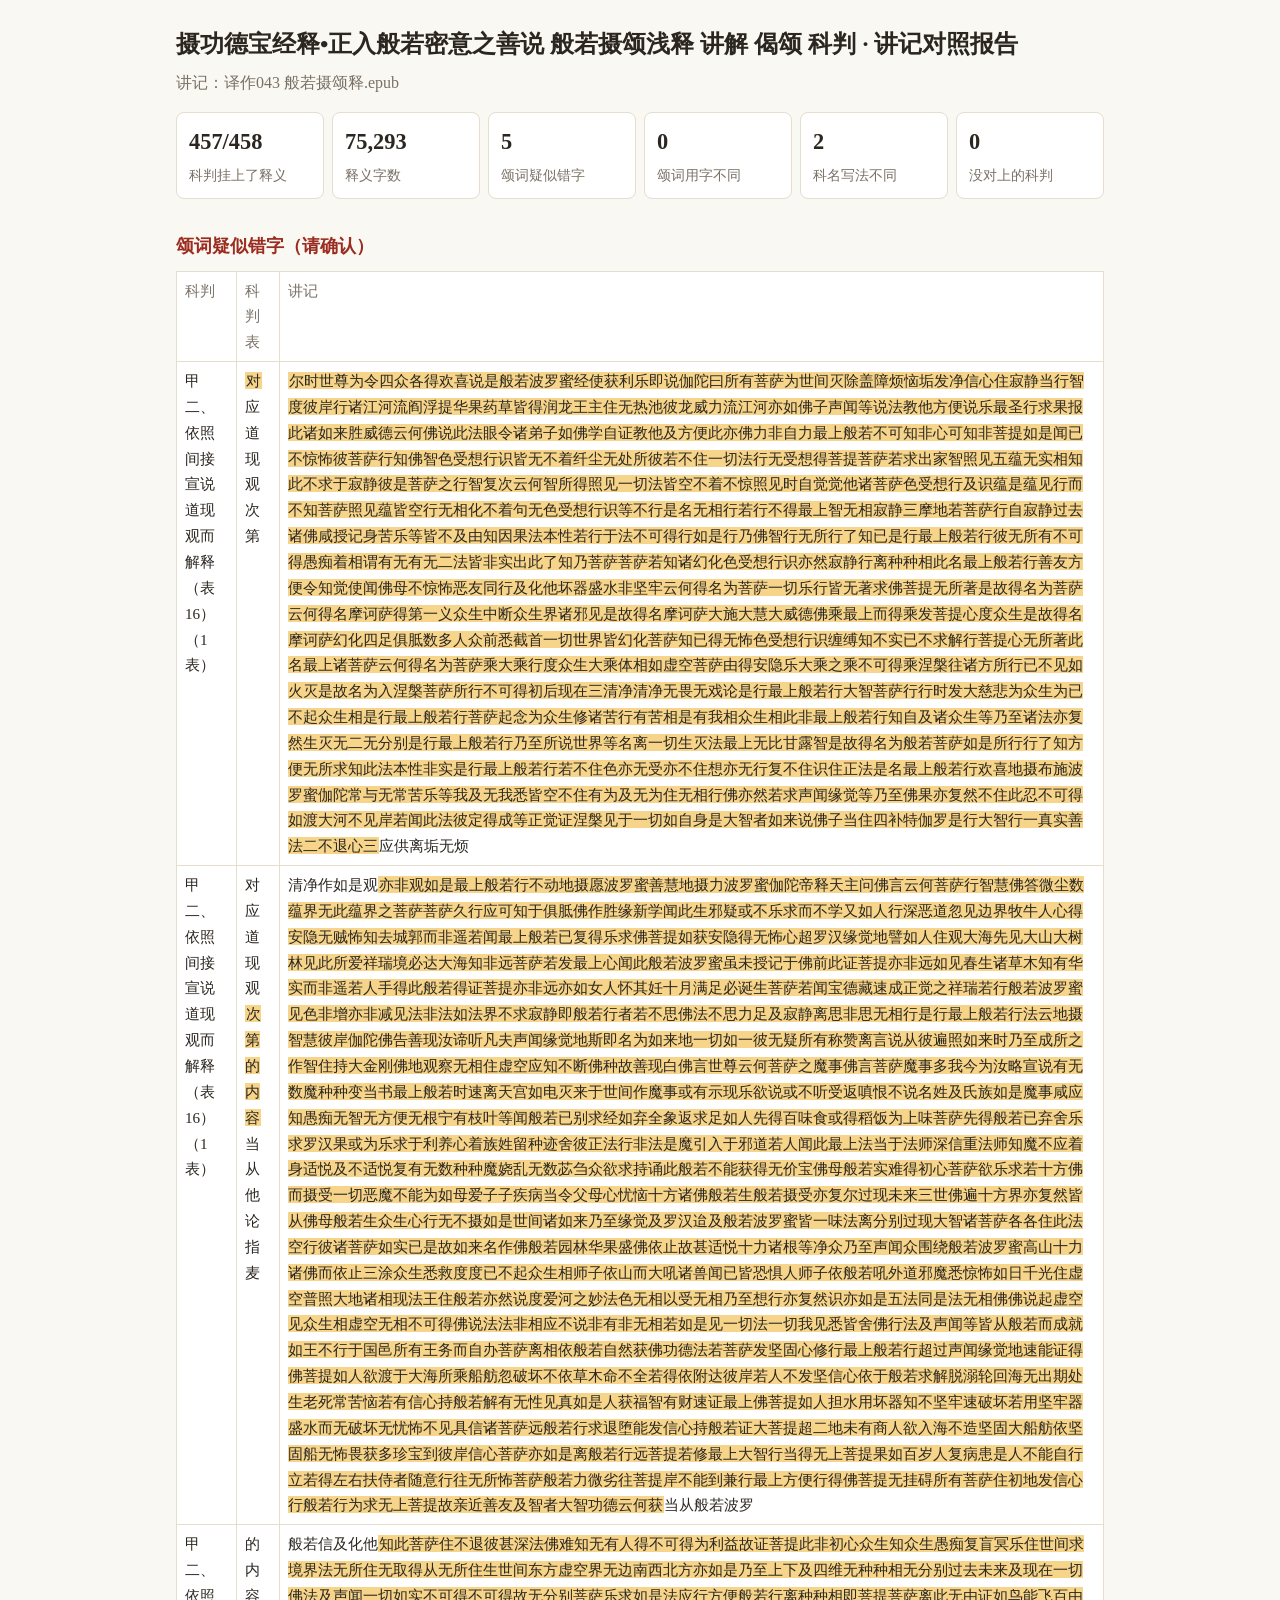
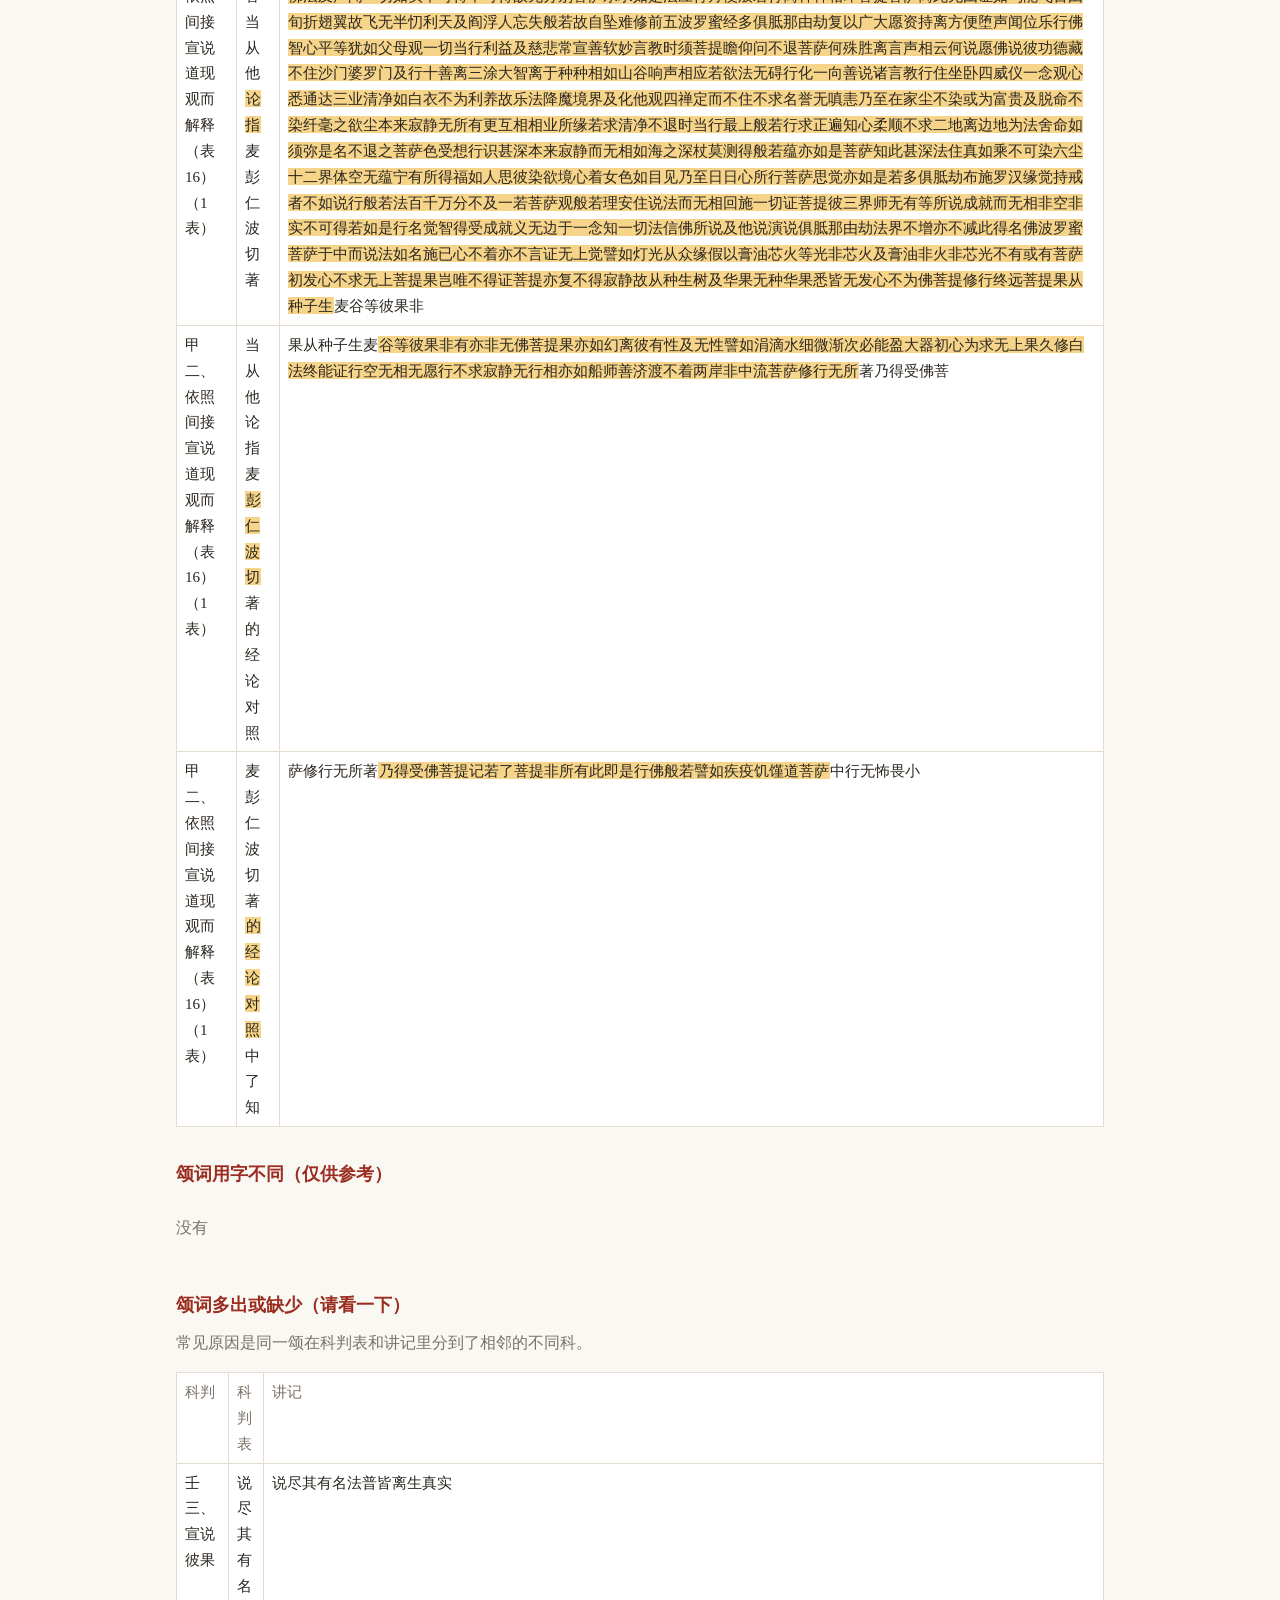
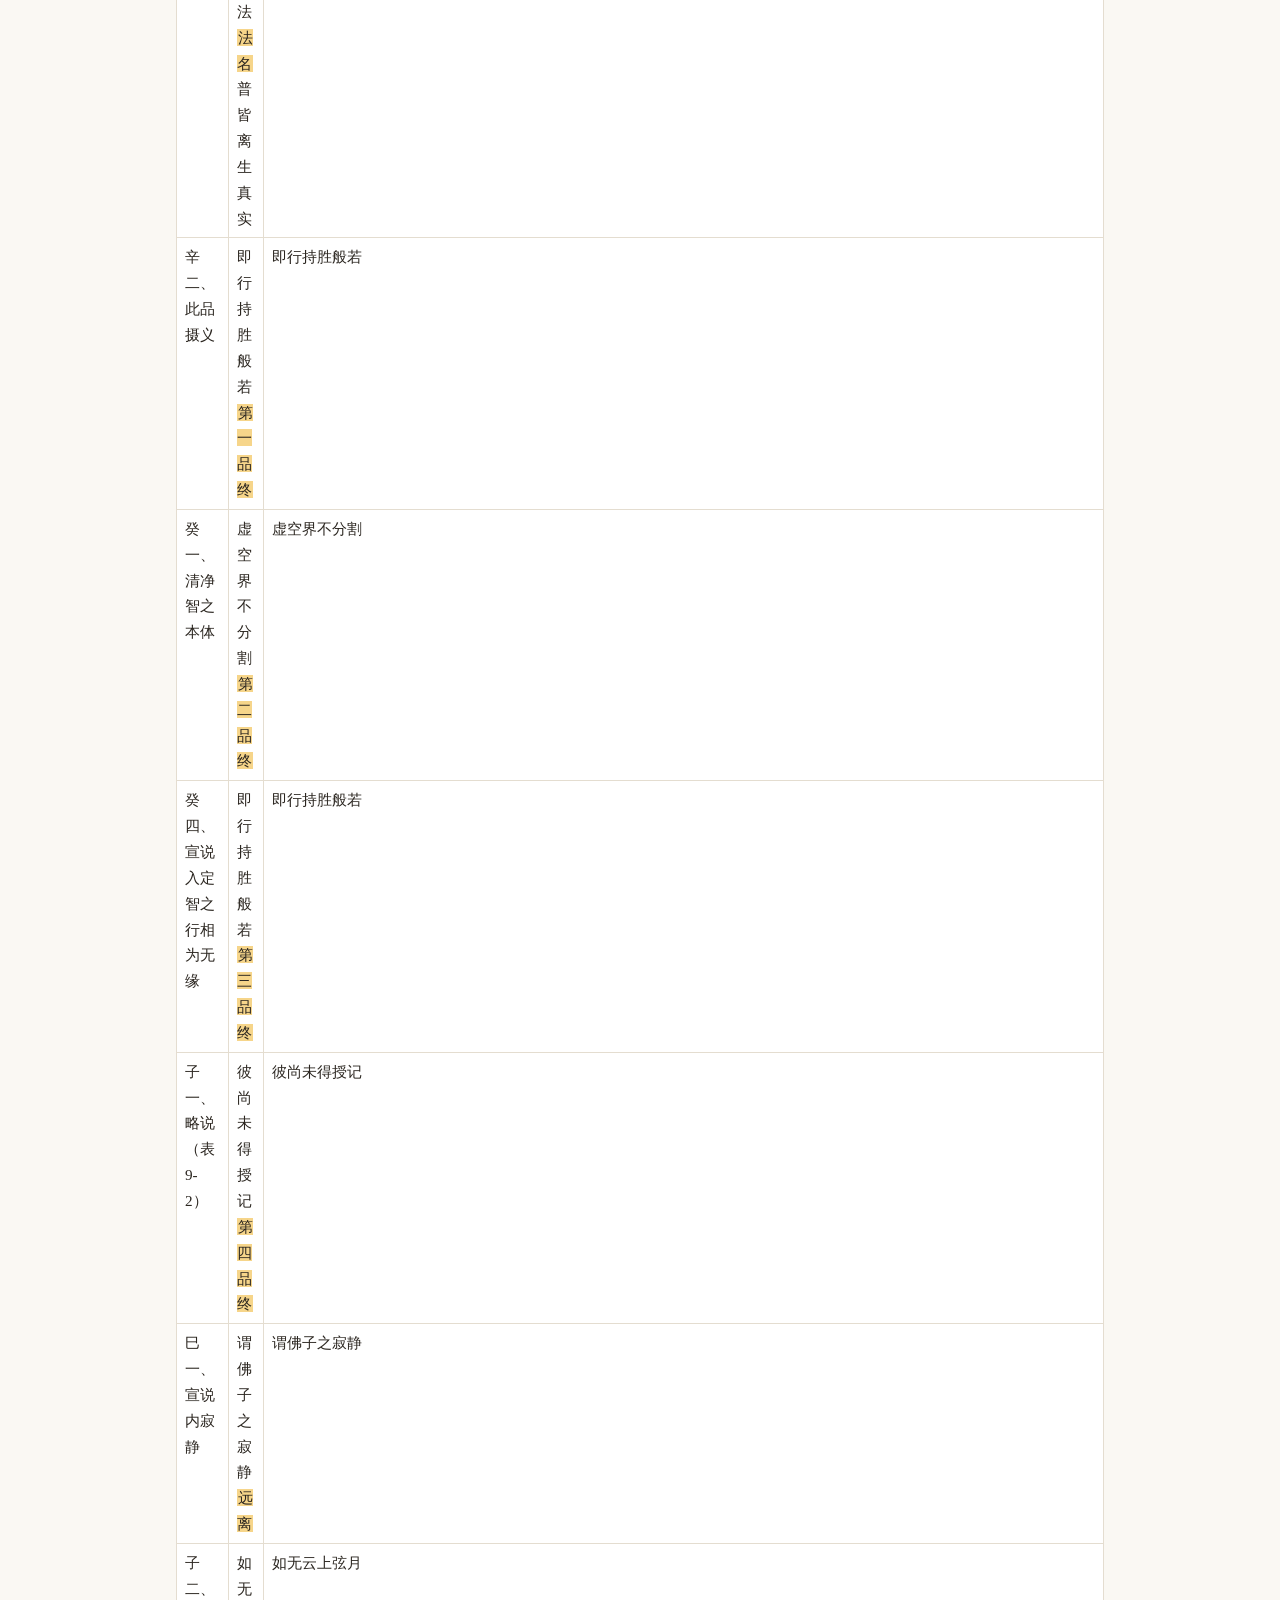
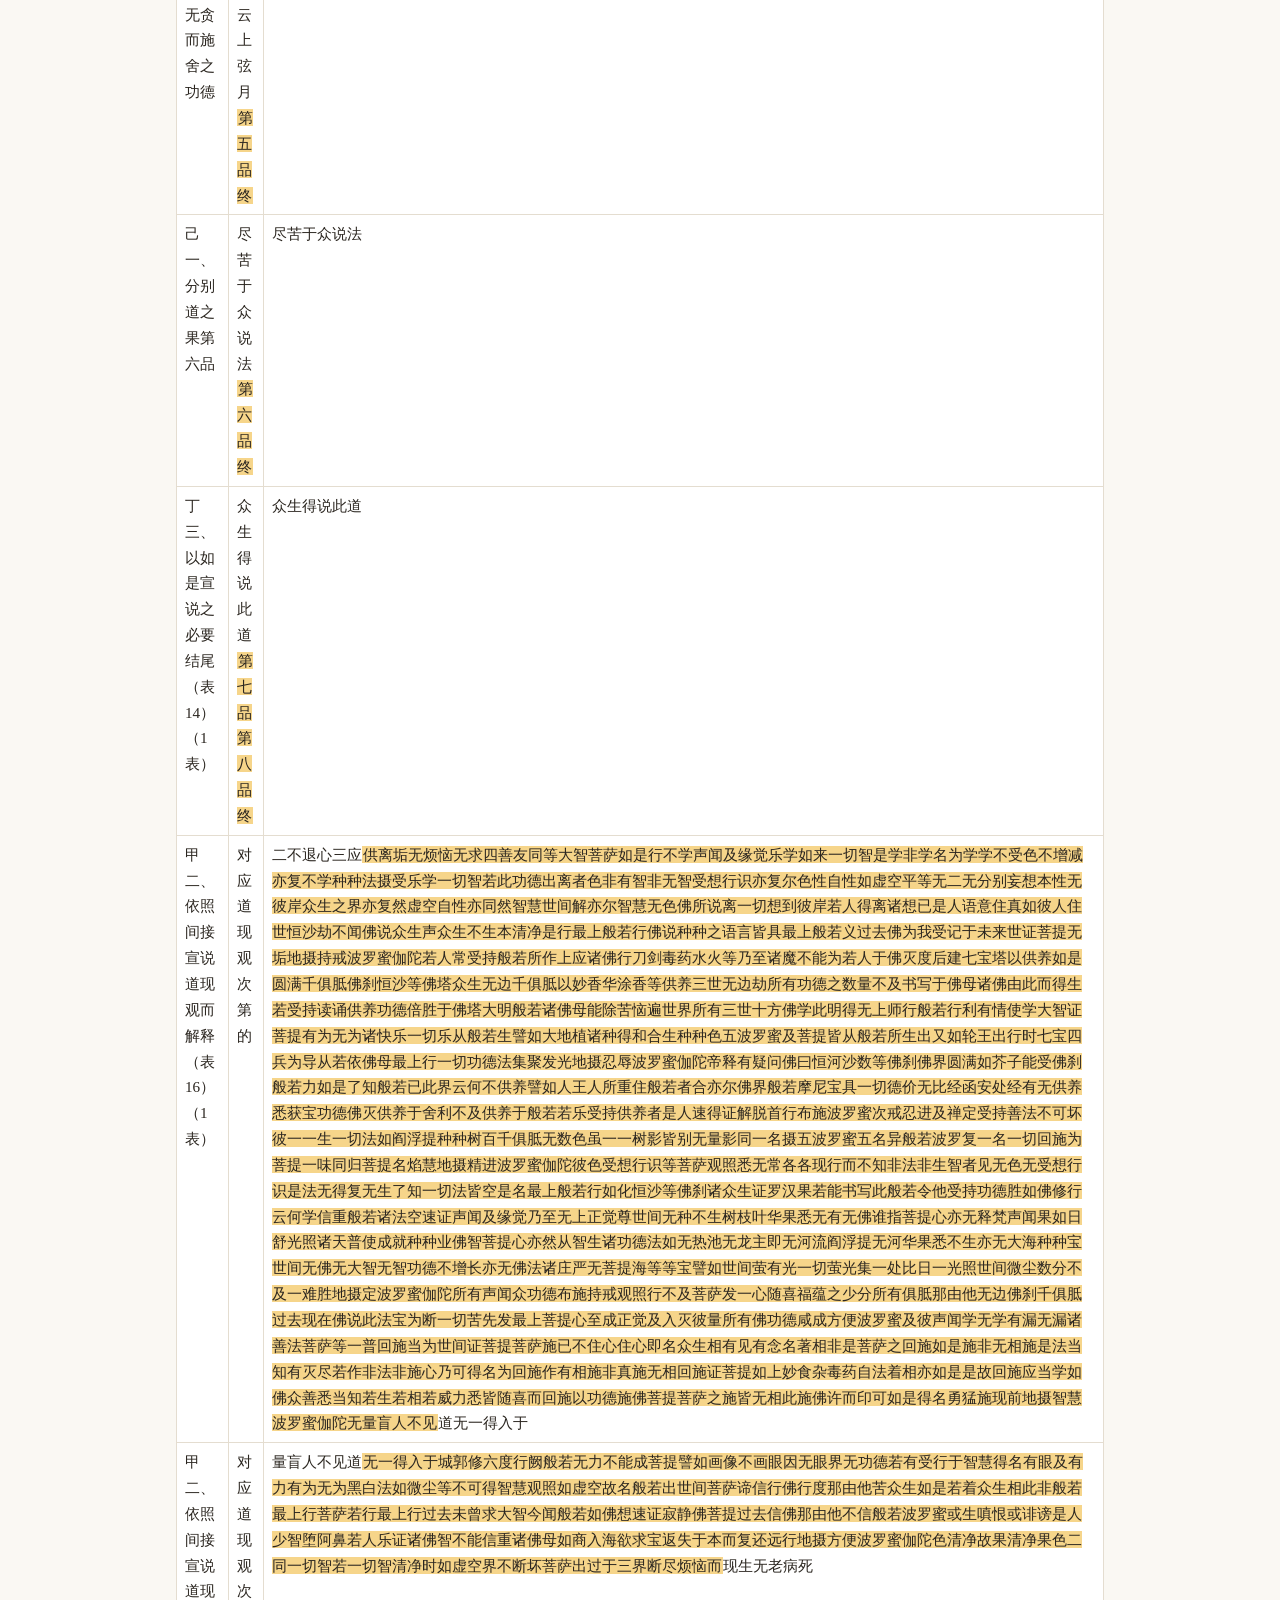
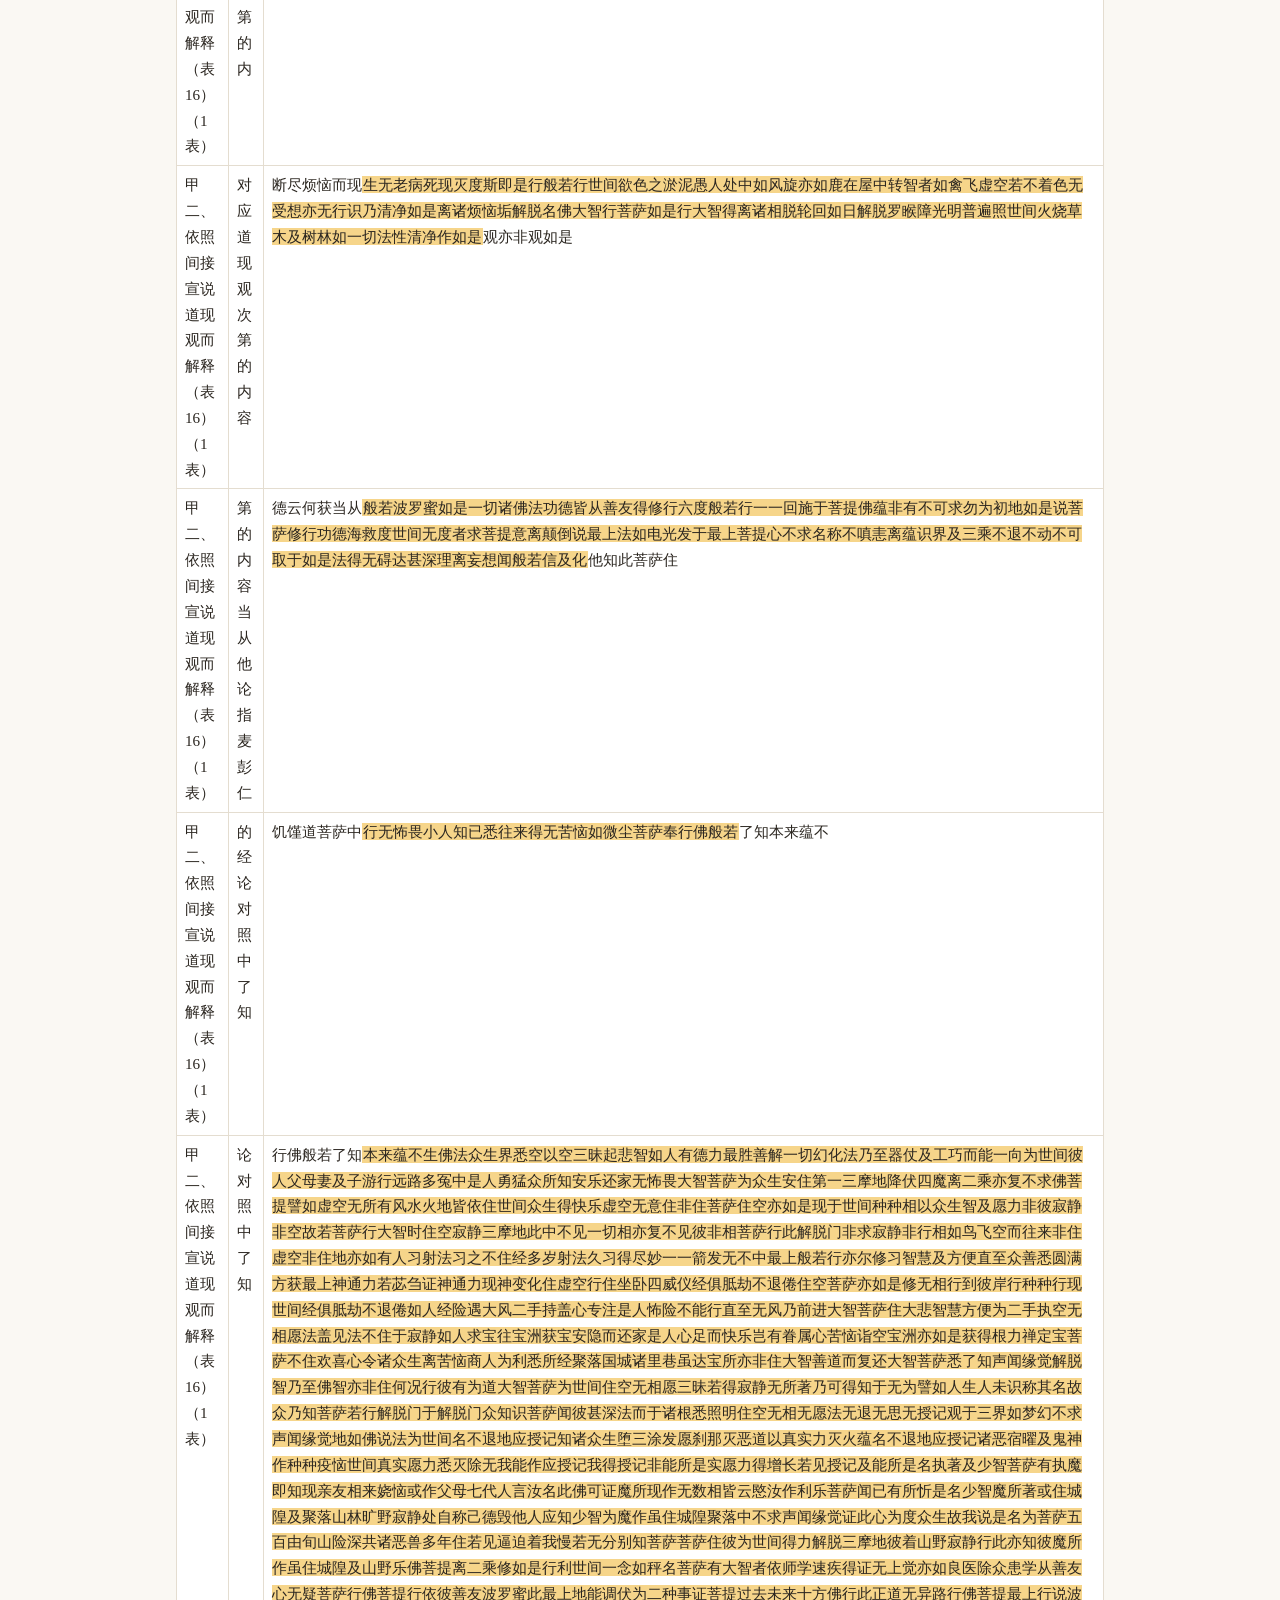
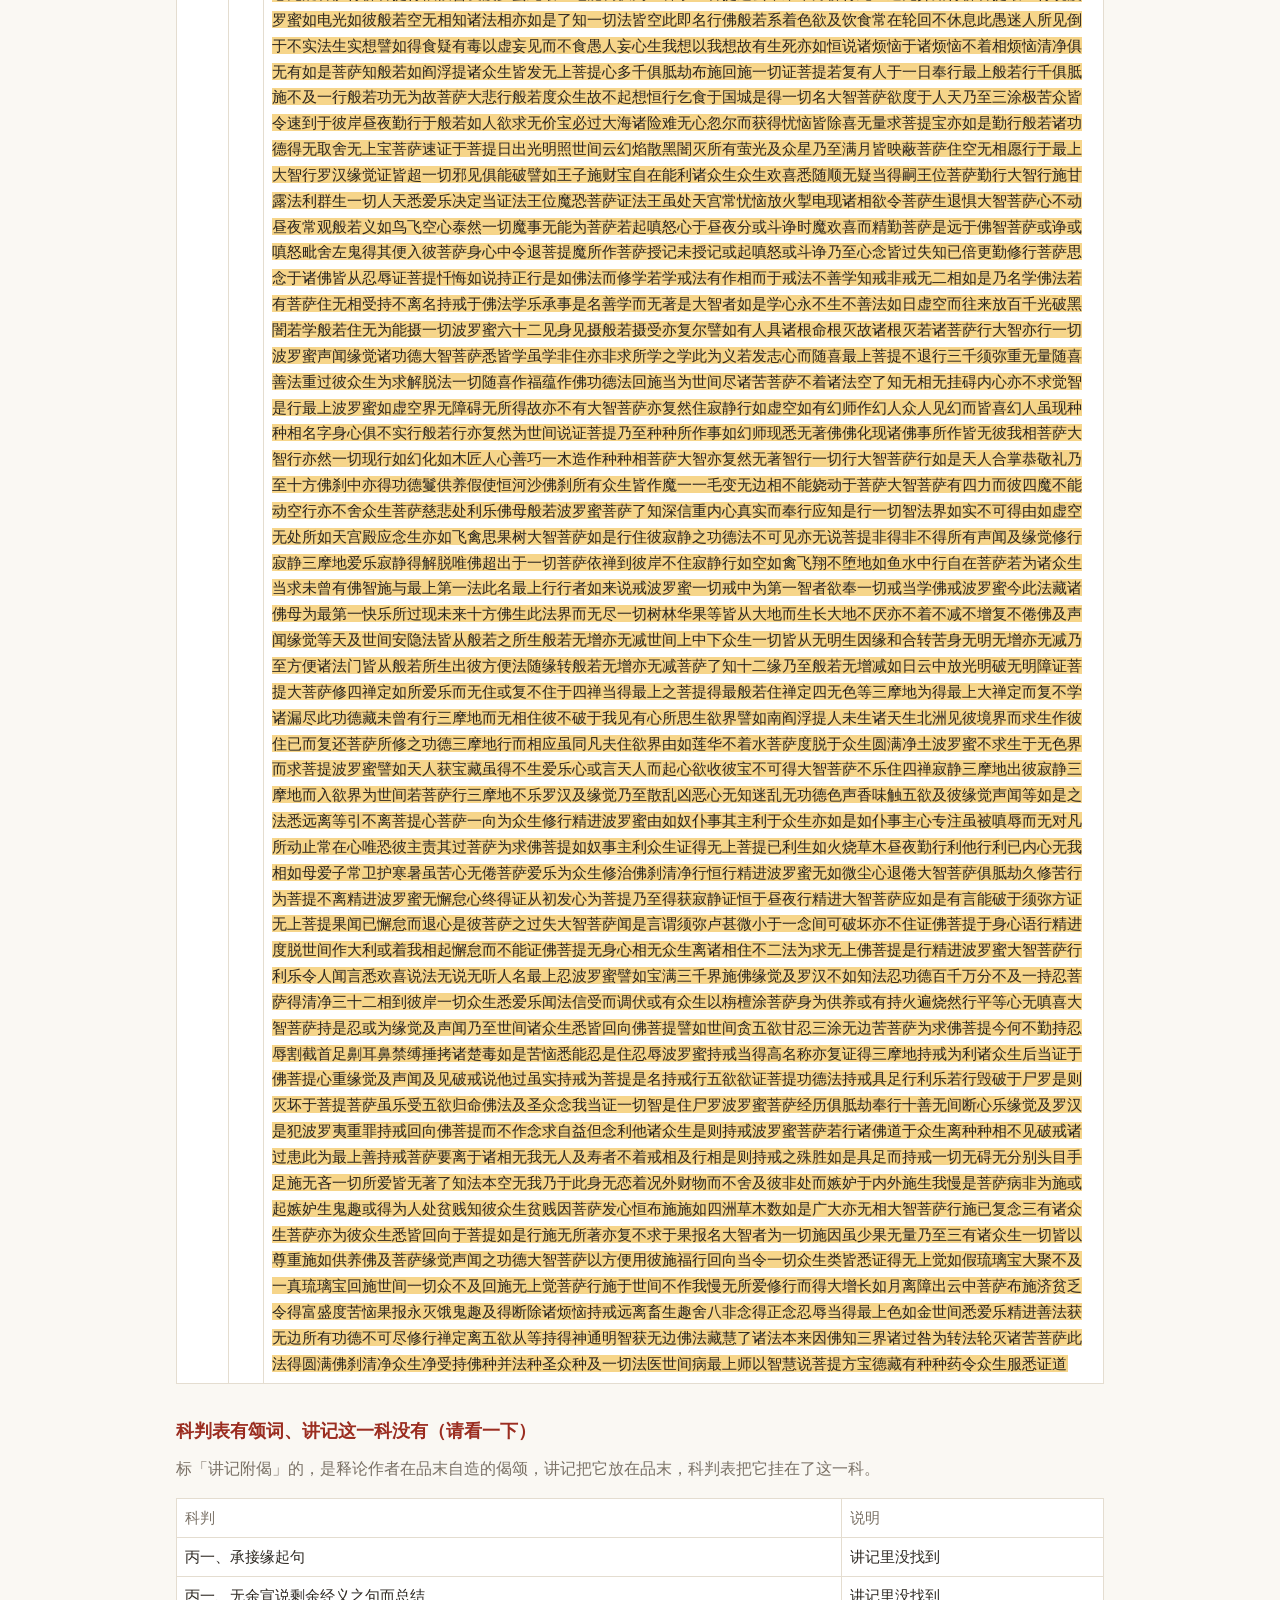
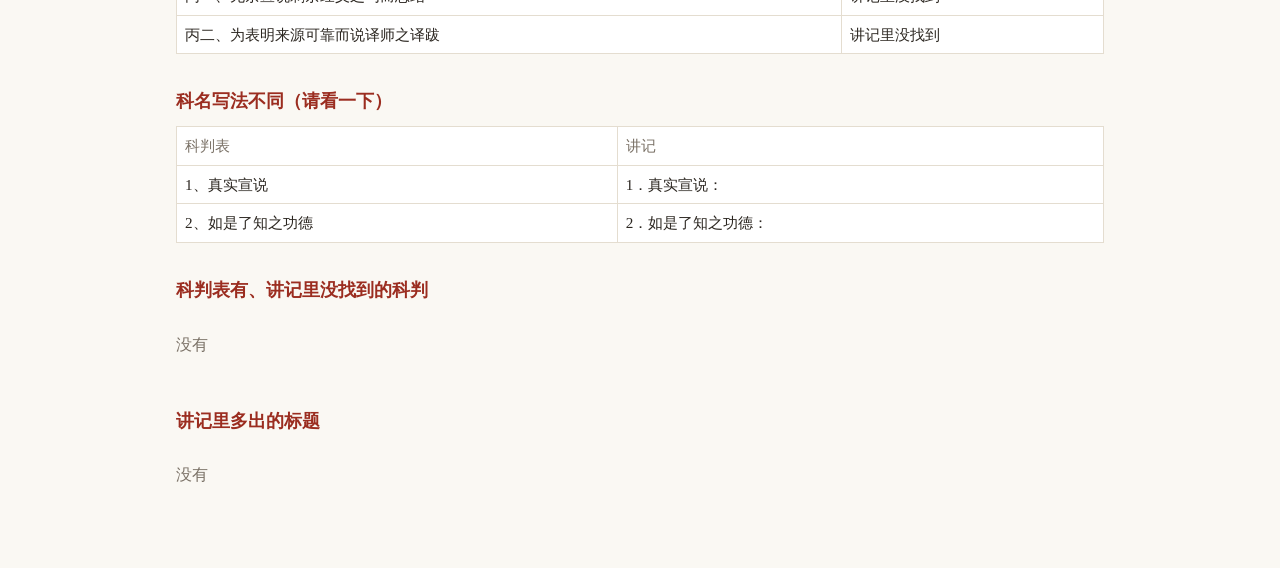
<file: data/reports/bryss-讲记对照.html>
<!doctype html><html lang=zh-CN><head><meta charset=utf-8><meta name=viewport content='width=device-width,initial-scale=1'><title>摄功德宝经释•正入般若密意之善说 般若摄颂浅释 讲解 偈颂 科判 讲记对照</title><style>
:root{--bg:#faf8f3;--fg:#2b2620;--mut:#7a7166;--line:#e4ddd0;--card:#fff;--mark:#f6d58a;--acc:#9b2d20}
@media (prefers-color-scheme:dark){:root{--bg:#1c1a17;--fg:#ece6dc;--mut:#a39a8d;--line:#3a352e;--card:#24211d;--mark:#7a5a17;--acc:#e08a6f}}
*{box-sizing:border-box}body{margin:0;background:var(--bg);color:var(--fg);font:16px/1.7 "Noto Serif SC","Songti SC",serif}
main{max-width:960px;margin:0 auto;padding:24px 16px 64px}h1{font-size:1.5rem;margin:0 0 4px}h2{font-size:1.15rem;margin:32px 0 8px;color:var(--acc)}
.sub{color:var(--mut);margin:0 0 16px}.nums{display:grid;grid-template-columns:repeat(auto-fit,minmax(140px,1fr));gap:8px}
.nums div{background:var(--card);border:1px solid var(--line);border-radius:8px;padding:10px 12px}.nums b{display:block;font-size:1.4rem}
.nums span{color:var(--mut);font-size:.85rem}table{width:100%;border-collapse:collapse;background:var(--card);font-size:.95rem}
td,th{border:1px solid var(--line);padding:6px 8px;text-align:left;vertical-align:top}th{color:var(--mut);font-weight:normal}
mark{background:var(--mark);color:inherit;padding:0 1px}.none{color:var(--mut)}.tw{overflow-x:auto}
</style></head><body><main><h1>摄功德宝经释•正入般若密意之善说 般若摄颂浅释 讲解 偈颂 科判 · 讲记对照报告</h1><p class=sub>讲记：译作043 般若摄颂释.epub</p><div class=nums><div><b>457/458</b><span>科判挂上了释义</span></div><div><b>75,293</b><span>释义字数</span></div><div><b>5</b><span>颂词疑似错字</span></div><div><b>0</b><span>颂词用字不同</span></div><div><b>2</b><span>科名写法不同</span></div><div><b>0</b><span>没对上的科判</span></div></div><h2>颂词疑似错字（请确认）</h2><div class=tw><table><tr><th>科判</th><th>科判表</th><th>讲记</th></tr><tr><td>甲二、依照间接宣说道现观而解释（表16）（1表）</td><td><mark>对</mark>应道现观次第</td><td><mark>尔时世尊为令四众各得欢喜说是般若波罗蜜经使获利乐即说伽陀曰所有菩萨为世间灭除盖障烦恼垢发净信心住寂静当行智度彼岸行诸江河流阎浮提华果药草皆得润龙王主住无热池彼龙威力流江河亦如佛子声闻等说法教他方便说乐最圣行求果报此诸如来胜威德云何佛说此法眼令诸弟子如佛学自证教他及方便此亦佛力非自力最上般若不可知非心可知非菩提如是闻已不惊怖彼菩萨行知佛智色受想行识皆无不着纤尘无处所彼若不住一切法行无受想得菩提菩萨若求出家智照见五蕴无实相知此不求于寂静彼是菩萨之行智复次云何智所得照见一切法皆空不着不惊照见时自觉觉他诸菩萨色受想行及识蕴是蕴见行而不知菩萨照见蕴皆空行无相化不着句无色受想行识等不行是名无相行若行不得最上智无相寂静三摩地若菩萨行自寂静过去诸佛咸授记身苦乐等皆不及由知因果法本性若行于法不可得行如是行乃佛智行无所行了知已是行最上般若行彼无所有不可得愚痴着相谓有无有无二法皆非实出此了知乃菩萨菩萨若知诸幻化色受想行识亦然寂静行离种种相此名最上般若行善友方便令知觉使闻佛母不惊怖恶友同行及化他坏器盛水非坚牢云何得名为菩萨一切乐行皆无著求佛菩提无所著是故得名为菩萨云何得名摩诃萨得第一义众生中断众生界诸邪见是故得名摩诃萨大施大慧大威德佛乘最上而得乘发菩提心度众生是故得名摩诃萨幻化四足俱胝数多人众前悉截首一切世界皆幻化菩萨知已得无怖色受想行识缠缚知不实已不求解行菩提心无所著此名最上诸菩萨云何得名为菩萨乘大乘行度众生大乘体相如虚空菩萨由得安隐乐大乘之乘不可得乘涅槃往诸方所行已不见如火灭是故名为入涅槃菩萨所行不可得初后现在三清净清净无畏无戏论是行最上般若行大智菩萨行行时发大慈悲为众生为已不起众生相是行最上般若行菩萨起念为众生修诸苦行有苦相是有我相众生相此非最上般若行知自及诸众生等乃至诸法亦复然生灭无二无分别是行最上般若行乃至所说世界等名离一切生灭法最上无比甘露智是故得名为般若菩萨如是所行行了知方便无所求知此法本性非实是行最上般若行若不住色亦无受亦不住想亦无行复不住识住正法是名最上般若行欢喜地摄布施波罗蜜伽陀常与无常苦乐等我及无我悉皆空不住有为及无为住无相行佛亦然若求声闻缘觉等乃至佛果亦复然不住此忍不可得如渡大河不见岸若闻此法彼定得成等正觉证涅槃见于一切如自身是大智者如来说佛子当住四补特伽罗是行大智行一真实善法二不退心三</mark>应供离垢无烦</td></tr><tr><td>甲二、依照间接宣说道现观而解释（表16）（1表）</td><td>对应道现观<mark>次第的内容</mark>当从他论指麦</td><td>清净作如是观<mark>亦非观如是最上般若行不动地摄愿波罗蜜善慧地摄力波罗蜜伽陀帝释天主问佛言云何菩萨行智慧佛答微尘数蕴界无此蕴界之菩萨菩萨久行应可知于俱胝佛作胜缘新学闻此生邪疑或不乐求而不学又如人行深恶道忽见边界牧牛人心得安隐无贼怖知去城郭而非遥若闻最上般若已复得乐求佛菩提如获安隐得无怖心超罗汉缘觉地譬如人住观大海先见大山大树林见此所爱祥瑞境必达大海知非远菩萨若发最上心闻此般若波罗蜜虽未授记于佛前此证菩提亦非远如见春生诸草木知有华实而非遥若人手得此般若得证菩提亦非远亦如女人怀其妊十月满足必诞生菩萨若闻宝德藏速成正觉之祥瑞若行般若波罗蜜见色非增亦非减见法非法如法界不求寂静即般若行者若不思佛法不思力足及寂静离思非思无相行是行最上般若行法云地摄智慧彼岸伽陀佛告善现汝谛听凡夫声闻缘觉地斯即名为如来地一切如一彼无疑所有称赞离言说从彼遍照如来时乃至成所之作智住持大金刚佛地观察无相住虚空应知不断佛种故善现白佛言世尊云何菩萨之魔事佛言菩萨魔事多我今为汝略宣说有无数魔种种变当书最上般若时速离天宫如电灭来于世间作魔事或有示现乐欲说或不听受返嗔恨不说名姓及氏族如是魔事咸应知愚痴无智无方便无根宁有枝叶等闻般若已别求经如弃全象返求足如人先得百味食或得稻饭为上味菩萨先得般若已弃舍乐求罗汉果或为乐求于利养心着族姓留种迹舍彼正法行非法是魔引入于邪道若人闻此最上法当于法师深信重法师知魔不应着身适悦及不适悦复有无数种种魔娆乱无数苾刍众欲求持诵此般若不能获得无价宝佛母般若实难得初心菩萨欲乐求若十方佛而摄受一切恶魔不能为如母爱子子疾病当令父母心忧恼十方诸佛般若生般若摄受亦复尔过现未来三世佛遍十方界亦复然皆从佛母般若生众生心行无不摄如是世间诸如来乃至缘觉及罗汉迨及般若波罗蜜皆一味法离分别过现大智诸菩萨各各住此法空行彼诸菩萨如实已是故如来名作佛般若园林华果盛佛依止故甚适悦十力诸根等净众乃至声闻众围绕般若波罗蜜高山十力诸佛而依止三涂众生悉救度度已不起众生相师子依山而大吼诸兽闻已皆恐惧人师子依般若吼外道邪魔悉惊怖如日千光住虚空普照大地诸相现法王住般若亦然说度爱河之妙法色无相以受无相乃至想行亦复然识亦如是五法同是法无相佛佛说起虚空见众生相虚空无相不可得佛说法法非相应不说非有非无相若如是见一切法一切我见悉皆舍佛行法及声闻等皆从般若而成就如王不行于国邑所有王务而自办菩萨离相依般若自然获佛功德法若菩萨发坚固心修行最上般若行超过声闻缘觉地速能证得佛菩提如人欲渡于大海所乘船舫忽破坏不依草木命不全若得依附达彼岸若人不发坚信心依于般若求解脱溺轮回海无出期处生老死常苦恼若有信心持般若解有无性见真如是人获福智有财速证最上佛菩提如人担水用坏器知不坚牢速破坏若用坚牢器盛水而无破坏无忧怖不见具信诸菩萨远般若行求退堕能发信心持般若证大菩提超二地未有商人欲入海不造坚固大船舫依坚固船无怖畏获多珍宝到彼岸信心菩萨亦如是离般若行远菩提若修最上大智行当得无上菩提果如百岁人复病患是人不能自行立若得左右扶侍者随意行往无所怖菩萨般若力微劣往菩提岸不能到兼行最上方便行得佛菩提无挂碍所有菩萨住初地发信心行般若行为求无上菩提故亲近善友及智者大智功德云何获</mark>当从般若波罗</td></tr><tr><td>甲二、依照间接宣说道现观而解释（表16）（1表）</td><td>的内容当从他<mark>论指</mark>麦彭仁波切著</td><td>般若信及化他<mark>知此菩萨住不退彼甚深法佛难知无有人得不可得为利益故证菩提此非初心众生知众生愚痴复盲冥乐住世间求境界法无所住无取得从无所住生世间东方虚空界无边南西北方亦如是乃至上下及四维无种种相无分别过去未来及现在一切佛法及声闻一切如实不可得不可得故无分别菩萨乐求如是法应行方便般若行离种种相即菩提菩萨离此无由证如鸟能飞百由旬折翅翼故飞无半忉利天及阎浮人忘失般若故自坠难修前五波罗蜜经多俱胝那由劫复以广大愿资持离方便堕声闻位乐行佛智心平等犹如父母观一切当行利益及慈悲常宣善软妙言教时须菩提瞻仰问不退菩萨何殊胜离言声相云何说愿佛说彼功德藏不住沙门婆罗门及行十善离三涂大智离于种种相如山谷响声相应若欲法无碍行化一向善说诸言教行住坐卧四威仪一念观心悉通达三业清净如白衣不为利养故乐法降魔境界及化他观四禅定而不住不求名誉无嗔恚乃至在家尘不染或为富贵及脱命不染纤毫之欲尘本来寂静无所有更互相相业所缘若求清净不退时当行最上般若行求正遍知心柔顺不求二地离边地为法舍命如须弥是名不退之菩萨色受想行识甚深本来寂静而无相如海之深杖莫测得般若蕴亦如是菩萨知此甚深法住真如乘不可染六尘十二界体空无蕴宁有所得福如人思彼染欲境心着女色如目见乃至日日心所行菩萨思觉亦如是若多俱胝劫布施罗汉缘觉持戒者不如说行般若法百千万分不及一若菩萨观般若理安住说法而无相回施一切证菩提彼三界师无有等所说成就而无相非空非实不可得若如是行名觉智得受成就义无边于一念知一切法信佛所说及他说演说俱胝那由劫法界不增亦不减此得名佛波罗蜜菩萨于中而说法如名施已心不着亦不言证无上觉譬如灯光从众缘假以膏油芯火等光非芯火及膏油非火非芯光不有或有菩萨初发心不求无上菩提果岂唯不得证菩提亦复不得寂静故从种生树及华果无种华果悉皆无发心不为佛菩提修行终远菩提果从种子生</mark>麦谷等彼果非</td></tr><tr><td>甲二、依照间接宣说道现观而解释（表16）（1表）</td><td>当从他论指麦<mark>彭仁波切</mark>著的经论对照</td><td>果从种子生麦<mark>谷等彼果非有亦非无佛菩提果亦如幻离彼有性及无性譬如涓滴水细微渐次必能盈大器初心为求无上果久修白法终能证行空无相无愿行不求寂静无行相亦如船师善济渡不着两岸非中流菩萨修行无所</mark>著乃得受佛菩</td></tr><tr><td>甲二、依照间接宣说道现观而解释（表16）（1表）</td><td>麦彭仁波切著<mark>的经论对照</mark>中了知</td><td>萨修行无所著<mark>乃得受佛菩提记若了菩提非所有此即是行佛般若譬如疾疫饥馑道菩萨</mark>中行无怖畏小</td></tr></table></div><h2>颂词用字不同（仅供参考）</h2><div class=tw><p class=none>没有</p></div><h2>颂词多出或缺少（请看一下）</h2><p class=sub>常见原因是同一颂在科判表和讲记里分到了相邻的不同科。</p><div class=tw><table><tr><th>科判</th><th>科判表</th><th>讲记</th></tr><tr><td>壬三、宣说彼果</td><td>说尽其有名法<mark>法名</mark>普皆离生真实</td><td>说尽其有名法普皆离生真实</td></tr><tr><td>辛二、此品摄义</td><td>即行持胜般若<mark>第一品终</mark></td><td>即行持胜般若</td></tr><tr><td>癸一、清净智之本体</td><td>虚空界不分割<mark>第二品终</mark></td><td>虚空界不分割</td></tr><tr><td>癸四、宣说入定智之行相为无缘</td><td>即行持胜般若<mark>第三品终</mark></td><td>即行持胜般若</td></tr><tr><td>子一、略说（表9-2）</td><td>彼尚未得授记<mark>第四品终</mark></td><td>彼尚未得授记</td></tr><tr><td>巳一、宣说内寂静</td><td>谓佛子之寂静<mark>远离</mark></td><td>谓佛子之寂静</td></tr><tr><td>子二、无贪而施舍之功德</td><td>如无云上弦月<mark>第五品终</mark></td><td>如无云上弦月</td></tr><tr><td>己一、分别道之果第六品</td><td>尽苦于众说法<mark>第六品终</mark></td><td>尽苦于众说法</td></tr><tr><td>丁三、以如是宣说之必要结尾（表14）（1表）</td><td>众生得说此道<mark>第七品第八品终</mark></td><td>众生得说此道</td></tr><tr><td>甲二、依照间接宣说道现观而解释（表16）（1表）</td><td>对应道现观次第的</td><td>二不退心三应<mark>供离垢无烦恼无求四善友同等大智菩萨如是行不学声闻及缘觉乐学如来一切智是学非学名为学学不受色不增减亦复不学种种法摄受乐学一切智若此功德出离者色非有智非无智受想行识亦复尔色性自性如虚空平等无二无分别妄想本性无彼岸众生之界亦复然虚空自性亦同然智慧世间解亦尔智慧无色佛所说离一切想到彼岸若人得离诸想已是人语意住真如彼人住世恒沙劫不闻佛说众生声众生不生本清净是行最上般若行佛说种种之语言皆具最上般若义过去佛为我受记于未来世证菩提无垢地摄持戒波罗蜜伽陀若人常受持般若所作上应诸佛行刀剑毒药水火等乃至诸魔不能为若人于佛灭度后建七宝塔以供养如是圆满千俱胝佛刹恒沙等佛塔众生无边千俱胝以妙香华涂香等供养三世无边劫所有功德之数量不及书写于佛母诸佛由此而得生若受持读诵供养功德倍胜于佛塔大明般若诸佛母能除苦恼遍世界所有三世十方佛学此明得无上师行般若行利有情使学大智证菩提有为无为诸快乐一切乐从般若生譬如大地植诸种得和合生种种色五波罗蜜及菩提皆从般若所生出又如轮王出行时七宝四兵为导从若依佛母最上行一切功德法集聚发光地摄忍辱波罗蜜伽陀帝释有疑问佛曰恒河沙数等佛刹佛界圆满如芥子能受佛刹般若力如是了知般若已此界云何不供养譬如人王人所重住般若者合亦尔佛界般若摩尼宝具一切德价无比经函安处经有无供养悉获宝功德佛灭供养于舍利不及供养于般若若乐受持供养者是人速得证解脱首行布施波罗蜜次戒忍进及禅定受持善法不可坏彼一一生一切法如阎浮提种种树百千俱胝无数色虽一一树影皆别无量影同一名摄五波罗蜜五名异般若波罗复一名一切回施为菩提一味同归菩提名焰慧地摄精进波罗蜜伽陀彼色受想行识等菩萨观照悉无常各各现行而不知非法非生智者见无色无受想行识是法无得复无生了知一切法皆空是名最上般若行如化恒沙等佛刹诸众生证罗汉果若能书写此般若令他受持功德胜如佛修行云何学信重般若诸法空速证声闻及缘觉乃至无上正觉尊世间无种不生树枝叶华果悉无有无佛谁指菩提心亦无释梵声闻果如日舒光照诸天普使成就种种业佛智菩提心亦然从智生诸功德法如无热池无龙主即无河流阎浮提无河华果悉不生亦无大海种种宝世间无佛无大智无智功德不增长亦无佛法诸庄严无菩提海等等宝譬如世间萤有光一切萤光集一处比日一光照世间微尘数分不及一难胜地摄定波罗蜜伽陀所有声闻众功德布施持戒观照行不及菩萨发一心随喜福蕴之少分所有俱胝那由他无边佛刹千俱胝过去现在佛说此法宝为断一切苦先发最上菩提心至成正觉及入灭彼量所有佛功德咸成方便波罗蜜及彼声闻学无学有漏无漏诸善法菩萨等一普回施当为世间证菩提菩萨施已不住心住心即名众生相有见有念名著相非是菩萨之回施如是施非无相施是法当知有灭尽若作非法非施心乃可得名为回施作有相施非真施无相回施证菩提如上妙食杂毒药自法着相亦如是是故回施应当学如佛众善悉当知若生若相若威力悉皆随喜而回施以功德施佛菩提菩萨之施皆无相此施佛许而印可如是得名勇猛施现前地摄智慧波罗蜜伽陀无量盲人不见</mark>道无一得入于</td></tr><tr><td>甲二、依照间接宣说道现观而解释（表16）（1表）</td><td>对应道现观次第的内</td><td>量盲人不见道<mark>无一得入于城郭修六度行阙般若无力不能成菩提譬如画像不画眼因无眼界无功德若有受行于智慧得名有眼及有力有为无为黑白法如微尘等不可得智慧观照如虚空故名般若出世间菩萨谛信行佛行度那由他苦众生如是若着众生相此非般若最上行菩萨若行最上行过去未曾求大智今闻般若如佛想速证寂静佛菩提过去信佛那由他不信般若波罗蜜或生嗔恨或诽谤是人少智堕阿鼻若人乐证诸佛智不能信重诸佛母如商入海欲求宝返失于本而复还远行地摄方便波罗蜜伽陀色清净故果清净果色二同一切智若一切智清净时如虚空界不断坏菩萨出过于三界断尽烦恼而</mark>现生无老病死</td></tr><tr><td>甲二、依照间接宣说道现观而解释（表16）（1表）</td><td>对应道现观次第的内容</td><td>断尽烦恼而现<mark>生无老病死现灭度斯即是行般若行世间欲色之淤泥愚人处中如风旋亦如鹿在屋中转智者如禽飞虚空若不着色无受想亦无行识乃清净如是离诸烦恼垢解脱名佛大智行菩萨如是行大智得离诸相脱轮回如日解脱罗睺障光明普遍照世间火烧草木及树林如一切法性清净作如是</mark>观亦非观如是</td></tr><tr><td>甲二、依照间接宣说道现观而解释（表16）（1表）</td><td>第的内容当从他论指麦彭仁</td><td>德云何获当从<mark>般若波罗蜜如是一切诸佛法功德皆从善友得修行六度般若行一一回施于菩提佛蕴非有不可求勿为初地如是说菩萨修行功德海救度世间无度者求菩提意离颠倒说最上法如电光发于最上菩提心不求名称不嗔恚离蕴识界及三乘不退不动不可取于如是法得无碍达甚深理离妄想闻般若信及化</mark>他知此菩萨住</td></tr><tr><td>甲二、依照间接宣说道现观而解释（表16）（1表）</td><td>的经论对照中了知</td><td>饥馑道菩萨中<mark>行无怖畏小人知已悉往来得无苦恼如微尘菩萨奉行佛般若</mark>了知本来蕴不</td></tr><tr><td>甲二、依照间接宣说道现观而解释（表16）（1表）</td><td>论对照中了知</td><td>行佛般若了知<mark>本来蕴不生佛法众生界悉空以空三昧起悲智如人有德力最胜善解一切幻化法乃至器仗及工巧而能一向为世间彼人父母妻及子游行远路多冤中是人勇猛众所知安乐还家无怖畏大智菩萨为众生安住第一三摩地降伏四魔离二乘亦复不求佛菩提譬如虚空无所有风水火地皆依住世间众生得快乐虚空无意住非住菩萨住空亦如是现于世间种种相以众生智及愿力非彼寂静非空故若菩萨行大智时住空寂静三摩地此中不见一切相亦复不见彼非相菩萨行此解脱门非求寂静非行相如鸟飞空而往来非住虚空非住地亦如有人习射法习之不住经多岁射法久习得尽妙一一箭发无不中最上般若行亦尔修习智慧及方便直至众善悉圆满方获最上神通力若苾刍证神通力现神变化住虚空行住坐卧四威仪经俱胝劫不退倦住空菩萨亦如是修无相行到彼岸行种种行现世间经俱胝劫不退倦如人经险遇大风二手持盖心专注是人怖险不能行直至无风乃前进大智菩萨住大悲智慧方便为二手执空无相愿法盖见法不住于寂静如人求宝往宝洲获宝安隐而还家是人心足而快乐岂有眷属心苦恼诣空宝洲亦如是获得根力禅定宝菩萨不住欢喜心令诸众生离苦恼商人为利悉所经聚落国城诸里巷虽达宝所亦非住大智善道而复还大智菩萨悉了知声闻缘觉解脱智乃至佛智亦非住何况行彼有为道大智菩萨为世间住空无相愿三昧若得寂静无所著乃可得知于无为譬如人生人未识称其名故众乃知菩萨若行解脱门于解脱门众知识菩萨闻彼甚深法而于诸根悉照明住空无相无愿法无退无思无授记观于三界如梦幻不求声闻缘觉地如佛说法为世间名不退地应授记知诸众生堕三涂发愿刹那灭恶道以真实力灭火蕴名不退地应授记诸恶宿曜及鬼神作种种疫恼世间真实愿力悉灭除无我能作应授记我得授记非能所是实愿力得增长若见授记及能所是名执著及少智菩萨有执魔即知现亲友相来娆恼或作父母七代人言汝名此佛可证魔所现作无数相皆云愍汝作利乐菩萨闻已有所忻是名少智魔所著或住城隍及聚落山林旷野寂静处自称己德毁他人应知少智为魔作虽住城隍聚落中不求声闻缘觉证此心为度众生故我说是名为菩萨五百由旬山险深共诸恶兽多年住若见逼迫着我慢若无分别知菩萨菩萨住彼为世间得力解脱三摩地彼着山野寂静行此亦知彼魔所作虽住城隍及山野乐佛菩提离二乘修如是行利世间一念如秤名菩萨有大智者依师学速疾得证无上觉亦如良医除众患学从善友心无疑菩萨行佛菩提行依彼善友波罗蜜此最上地能调伏为二种事证菩提过去未来十方佛行此正道无异路行佛菩提最上行说波罗蜜如电光如彼般若空无相知诸法相亦如是了知一切法皆空此即名行佛般若系着色欲及饮食常在轮回不休息此愚迷人所见倒于不实法生实想譬如得食疑有毒以虚妄见而不食愚人妄心生我想以我想故有生死亦如恒说诸烦恼于诸烦恼不着相烦恼清净俱无有如是菩萨知般若如阎浮提诸众生皆发无上菩提心多千俱胝劫布施回施一切证菩提若复有人于一日奉行最上般若行千俱胝施不及一行般若功无为故菩萨大悲行般若度众生故不起想恒行乞食于国城是得一切名大智菩萨欲度于人天乃至三涂极苦众皆令速到于彼岸昼夜勤行于般若如人欲求无价宝必过大海诸险难无心忽尔而获得忧恼皆除喜无量求菩提宝亦如是勤行般若诸功德得无取舍无上宝菩萨速证于菩提日出光明照世间云幻焰散黑闇灭所有萤光及众星乃至满月皆映蔽菩萨住空无相愿行于最上大智行罗汉缘觉证皆超一切邪见俱能破譬如王子施财宝自在能利诸众生众生欢喜悉随顺无疑当得嗣王位菩萨勤行大智行施甘露法利群生一切人天悉爱乐决定当证法王位魔恐菩萨证法王虽处天宫常忧恼放火掣电现诸相欲令菩萨生退惧大智菩萨心不动昼夜常观般若义如鸟飞空心泰然一切魔事无能为菩萨若起嗔怒心于昼夜分或斗诤时魔欢喜而精勤菩萨是远于佛智菩萨或诤或嗔怒毗舍左鬼得其便入彼菩萨身心中令退菩提魔所作菩萨授记未授记或起嗔怒或斗诤乃至心念皆过失知已倍更勤修行菩萨思念于诸佛皆从忍辱证菩提忏悔如说持正行是如佛法而修学若学戒法有作相而于戒法不善学知戒非戒无二相如是乃名学佛法若有菩萨住无相受持不离名持戒于佛法学乐承事是名善学而无著是大智者如是学心永不生不善法如日虚空而往来放百千光破黑闇若学般若住无为能摄一切波罗蜜六十二见身见摄般若摄受亦复尔譬如有人具诸根命根灭故诸根灭若诸菩萨行大智亦行一切波罗蜜声闻缘觉诸功德大智菩萨悉皆学虽学非住亦非求所学之学此为义若发志心而随喜最上菩提不退行三千须弥重无量随喜善法重过彼众生为求解脱法一切随喜作福蕴作佛功德法回施当为世间尽诸苦菩萨不着诸法空了知无相无挂碍内心亦不求觉智是行最上波罗蜜如虚空界无障碍无所得故亦不有大智菩萨亦复然住寂静行如虚空如有幻师作幻人众人见幻而皆喜幻人虽现种种相名字身心俱不实行般若行亦复然为世间说证菩提乃至种种所作事如幻师现悉无著佛佛化现诸佛事所作皆无彼我相菩萨大智行亦然一切现行如幻化如木匠人心善巧一木造作种种相菩萨大智亦复然无著智行一切行大智菩萨行如是天人合掌恭敬礼乃至十方佛刹中亦得功德鬘供养假使恒河沙佛刹所有众生皆作魔一一毛变无边相不能娆动于菩萨大智菩萨有四力而彼四魔不能动空行亦不舍众生菩萨慈悲处利乐佛母般若波罗蜜菩萨了知深信重内心真实而奉行应知是行一切智法界如实不可得由如虚空无处所如天宫殿应念生亦如飞禽思果树大智菩萨如是行住彼寂静之功德法不可见亦无说菩提非得非不得所有声闻及缘觉修行寂静三摩地爱乐寂静得解脱唯佛超出于一切菩萨依禅到彼岸不住寂静行如空如禽飞翔不堕地如鱼水中行自在菩萨若为诸众生当求未曾有佛智施与最上第一法此名最上行行者如来说戒波罗蜜一切戒中为第一智者欲奉一切戒当学佛戒波罗蜜今此法藏诸佛母为最第一快乐所过现未来十方佛生此法界而无尽一切树林华果等皆从大地而生长大地不厌亦不着不减不增复不倦佛及声闻缘觉等天及世间安隐法皆从般若之所生般若无增亦无减世间上中下众生一切皆从无明生因缘和合转苦身无明无增亦无减乃至方便诸法门皆从般若所生出彼方便法随缘转般若无增亦无减菩萨了知十二缘乃至般若无增减如日云中放光明破无明障证菩提大菩萨修四禅定如所爱乐而无住或复不住于四禅当得最上之菩提得最般若住禅定四无色等三摩地为得最上大禅定而复不学诸漏尽此功德藏未曾有行三摩地而无相住彼不破于我见有心所思生欲界譬如南阎浮提人未生诸天生北洲见彼境界而求生作彼住已而复还菩萨所修之功德三摩地行而相应虽同凡夫住欲界由如莲华不着水菩萨度脱于众生圆满净土波罗蜜不求生于无色界而求菩提波罗蜜譬如天人获宝藏虽得不生爱乐心或言天人而起心欲收彼宝不可得大智菩萨不乐住四禅寂静三摩地出彼寂静三摩地而入欲界为世间若菩萨行三摩地不乐罗汉及缘觉乃至散乱凶恶心无知迷乱无功德色声香味触五欲及彼缘觉声闻等如是之法悉远离等引不离菩提心菩萨一向为众生修行精进波罗蜜由如奴仆事其主利于众生亦如是如仆事主心专注虽被嗔辱而无对凡所动止常在心唯恐彼主责其过菩萨为求佛菩提如奴事主利众生证得无上菩提已利生如火烧草木昼夜勤行利他行利已内心无我相如母爱子常卫护寒暑虽苦心无倦菩萨爱乐为众生修治佛刹清净行恒行精进波罗蜜无如微尘心退倦大智菩萨俱胝劫久修苦行为菩提不离精进波罗蜜无懈怠心终得证从初发心为菩提乃至得获寂静证恒于昼夜行精进大智菩萨应如是有言能破于须弥方证无上菩提果闻已懈怠而退心是彼菩萨之过失大智菩萨闻是言谓须弥卢甚微小于一念间可破坏亦不住证佛菩提于身心语行精进度脱世间作大利或着我相起懈怠而不能证佛菩提无身心相无众生离诸相住不二法为求无上佛菩提是行精进波罗蜜大智菩萨行利乐令人闻言悉欢喜说法无说无听人名最上忍波罗蜜譬如宝满三千界施佛缘觉及罗汉不如知法忍功德百千万分不及一持忍菩萨得清净三十二相到彼岸一切众生悉爱乐闻法信受而调伏或有众生以栴檀涂菩萨身为供养或有持火遍烧然行平等心无嗔喜大智菩萨持是忍或为缘觉及声闻乃至世间诸众生悉皆回向佛菩提譬如世间贪五欲甘忍三涂无边苦菩萨为求佛菩提今何不勤持忍辱割截首足劓耳鼻禁缚捶拷诸楚毒如是苦恼悉能忍是住忍辱波罗蜜持戒当得高名称亦复证得三摩地持戒为利诸众生后当证于佛菩提心重缘觉及声闻及见破戒说他过虽实持戒为菩提是名持戒行五欲欲证菩提功德法持戒具足行利乐若行毁破于尸罗是则灭坏于菩提菩萨虽乐受五欲归命佛法及圣众念我当证一切智是住尸罗波罗蜜菩萨经历俱胝劫奉行十善无间断心乐缘觉及罗汉是犯波罗夷重罪持戒回向佛菩提而不作念求自益但念利他诸众生是则持戒波罗蜜菩萨若行诸佛道于众生离种种相不见破戒诸过患此为最上善持戒菩萨要离于诸相无我无人及寿者不着戒相及行相是则持戒之殊胜如是具足而持戒一切无碍无分别头目手足施无吝一切所爱皆无著了知法本空无我乃于此身无恋着况外财物而不舍及彼非处而嫉妒于内外施生我慢是菩萨病非为施或起嫉妒生鬼趣或得为人处贫贱知彼众生贫贱因菩萨发心恒布施施如四洲草木数如是广大亦无相大智菩萨行施已复念三有诸众生菩萨亦为彼众生悉皆回向于菩提如是行施无所著亦复不求于果报名大智者为一切施因虽少果无量乃至三有诸众生一切皆以尊重施如供养佛及菩萨缘觉声闻之功德大智菩萨以方便用彼施福行回向当令一切众生类皆悉证得无上觉如假琉璃宝大聚不及一真琉璃宝回施世间一切众不及回施无上觉菩萨行施于世间不作我慢无所爱修行而得大增长如月离障出云中菩萨布施济贫乏令得富盛度苦恼果报永灭饿鬼趣及得断除诸烦恼持戒远离畜生趣舍八非念得正念忍辱当得最上色如金世间悉爱乐精进善法获无边所有功德不可尽修行禅定离五欲从等持得神通明智获无边佛法藏慧了诸法本来因佛知三界诸过咎为转法轮灭诸苦菩萨此法得圆满佛刹清净众生净受持佛种并法种圣众种及一切法医世间病最上师以智慧说菩提方宝德藏有种种药令众生服悉证道</mark></td></tr></table></div><h2>科判表有颂词、讲记这一科没有（请看一下）</h2><p class=sub>标「讲记附偈」的，是释论作者在品末自造的偈颂，讲记把它放在品末，科判表把它挂在了这一科。</p><div class=tw><table><tr><th>科判</th><th>说明</th></tr><tr><td>丙一、承接缘起句</td><td>讲记里没找到</td></tr><tr><td>丙一、无余宣说剩余经义之句而总结</td><td>讲记里没找到</td></tr><tr><td>丙二、为表明来源可靠而说译师之译跋</td><td>讲记里没找到</td></tr></table></div><h2>科名写法不同（请看一下）</h2><div class=tw><table><tr><th>科判表</th><th>讲记</th></tr><tr><td>1、真实宣说</td><td>1．真实宣说：</td></tr><tr><td>2、如是了知之功德</td><td>2．如是了知之功德：</td></tr></table></div><h2>科判表有、讲记里没找到的科判</h2><div class=tw><p class=none>没有</p></div><h2>讲记里多出的标题</h2><div class=tw><p class=none>没有</p></div></main></body></html>
</file>
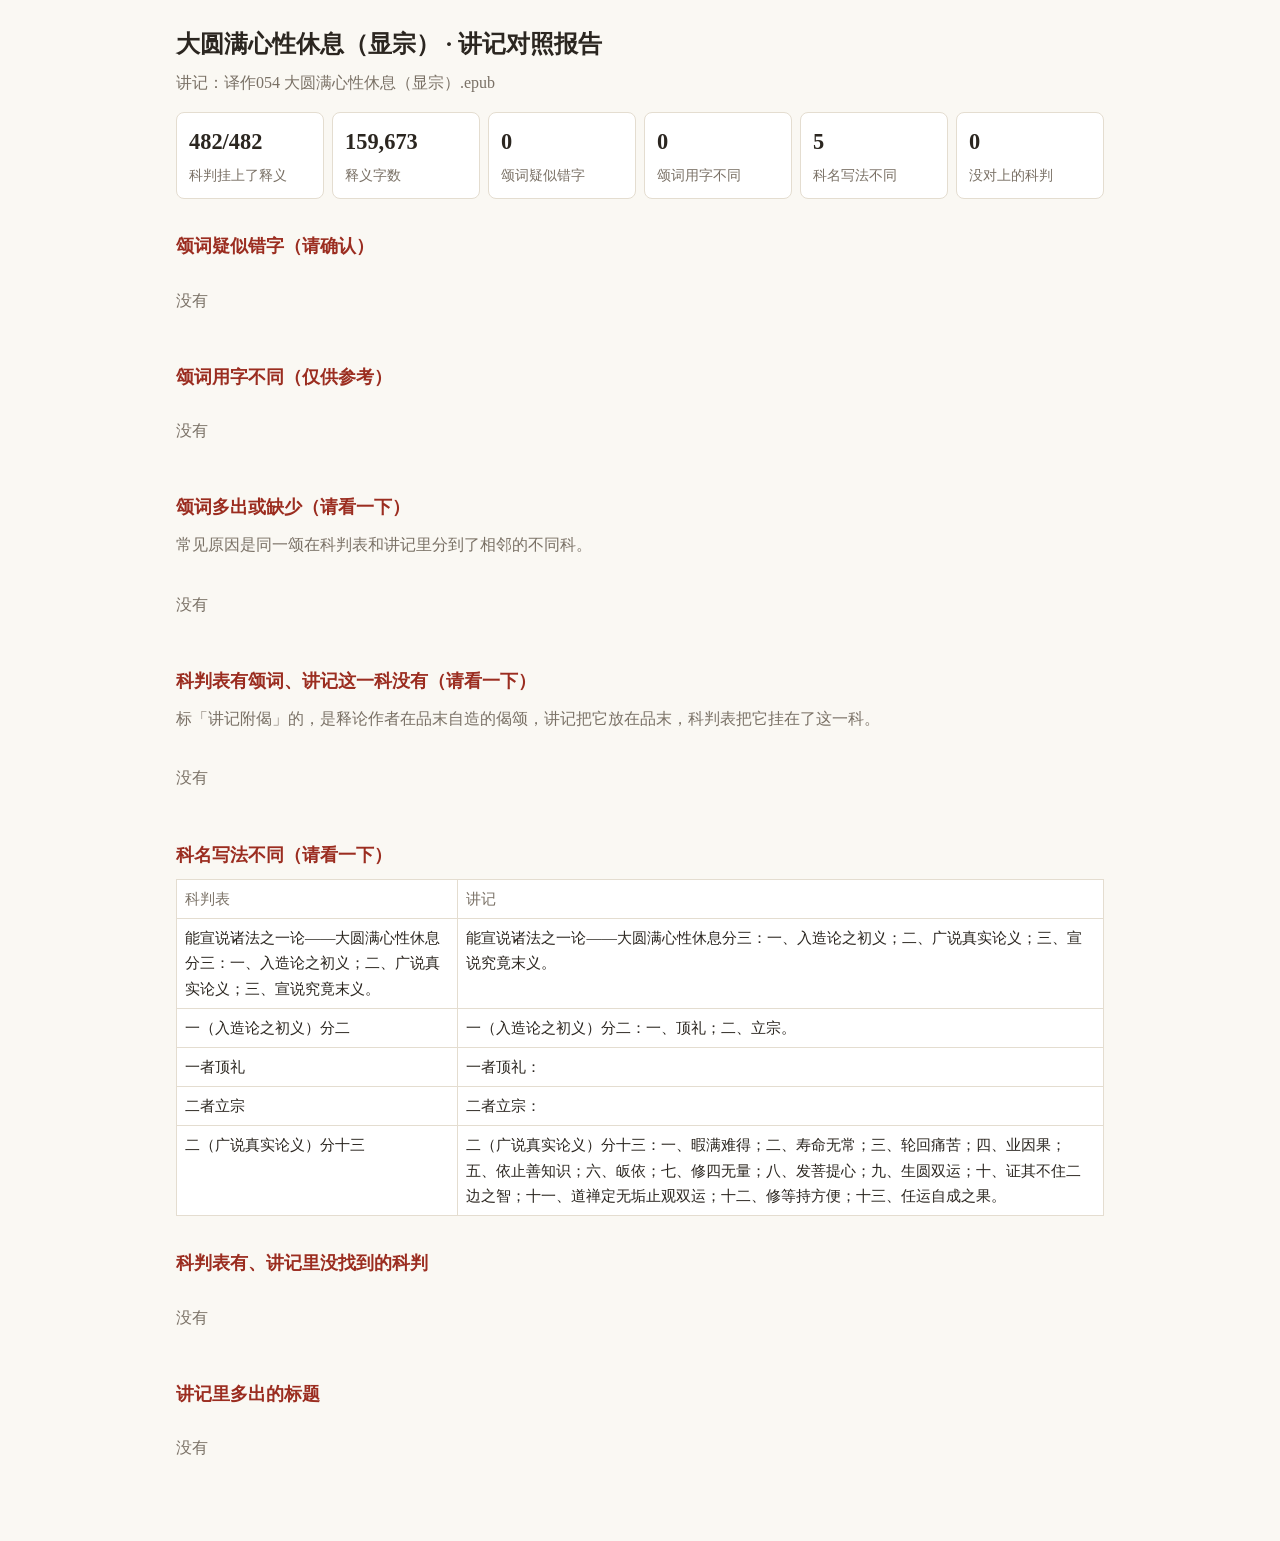
<file: data/reports/dyx-讲记对照.html>
<!doctype html><html lang=zh-CN><head><meta charset=utf-8><meta name=viewport content='width=device-width,initial-scale=1'><title>大圆满心性休息（显宗） 讲记对照</title><style>
:root{--bg:#faf8f3;--fg:#2b2620;--mut:#7a7166;--line:#e4ddd0;--card:#fff;--mark:#f6d58a;--acc:#9b2d20}
@media (prefers-color-scheme:dark){:root{--bg:#1c1a17;--fg:#ece6dc;--mut:#a39a8d;--line:#3a352e;--card:#24211d;--mark:#7a5a17;--acc:#e08a6f}}
*{box-sizing:border-box}body{margin:0;background:var(--bg);color:var(--fg);font:16px/1.7 "Noto Serif SC","Songti SC",serif}
main{max-width:960px;margin:0 auto;padding:24px 16px 64px}h1{font-size:1.5rem;margin:0 0 4px}h2{font-size:1.15rem;margin:32px 0 8px;color:var(--acc)}
.sub{color:var(--mut);margin:0 0 16px}.nums{display:grid;grid-template-columns:repeat(auto-fit,minmax(140px,1fr));gap:8px}
.nums div{background:var(--card);border:1px solid var(--line);border-radius:8px;padding:10px 12px}.nums b{display:block;font-size:1.4rem}
.nums span{color:var(--mut);font-size:.85rem}table{width:100%;border-collapse:collapse;background:var(--card);font-size:.95rem}
td,th{border:1px solid var(--line);padding:6px 8px;text-align:left;vertical-align:top}th{color:var(--mut);font-weight:normal}
mark{background:var(--mark);color:inherit;padding:0 1px}.none{color:var(--mut)}.tw{overflow-x:auto}
</style></head><body><main><h1>大圆满心性休息（显宗） · 讲记对照报告</h1><p class=sub>讲记：译作054 大圆满心性休息（显宗）.epub</p><div class=nums><div><b>482/482</b><span>科判挂上了释义</span></div><div><b>159,673</b><span>释义字数</span></div><div><b>0</b><span>颂词疑似错字</span></div><div><b>0</b><span>颂词用字不同</span></div><div><b>5</b><span>科名写法不同</span></div><div><b>0</b><span>没对上的科判</span></div></div><h2>颂词疑似错字（请确认）</h2><div class=tw><p class=none>没有</p></div><h2>颂词用字不同（仅供参考）</h2><div class=tw><p class=none>没有</p></div><h2>颂词多出或缺少（请看一下）</h2><p class=sub>常见原因是同一颂在科判表和讲记里分到了相邻的不同科。</p><div class=tw><p class=none>没有</p></div><h2>科判表有颂词、讲记这一科没有（请看一下）</h2><p class=sub>标「讲记附偈」的，是释论作者在品末自造的偈颂，讲记把它放在品末，科判表把它挂在了这一科。</p><div class=tw><p class=none>没有</p></div><h2>科名写法不同（请看一下）</h2><div class=tw><table><tr><th>科判表</th><th>讲记</th></tr><tr><td>能宣说诸法之一论——大圆满心性休息分三：一、入造论之初义；二、广说真实论义；三、宣说究竟末义。</td><td>能宣说诸法之一论——大圆满心性休息分三：一、入造论之初义；二、广说真实论义；三、宣说究竟末义。</td></tr><tr><td>一（入造论之初义）分二</td><td>一（入造论之初义）分二：一、顶礼；二、立宗。</td></tr><tr><td>一者顶礼</td><td>一者顶礼：</td></tr><tr><td>二者立宗</td><td>二者立宗：</td></tr><tr><td>二（广说真实论义）分十三</td><td>二（广说真实论义）分十三：一、暇满难得；二、寿命无常；三、轮回痛苦；四、业因果；五、依止善知识；六、皈依；七、修四无量；八、发菩提心；九、生圆双运；十、证其不住二边之智；十一、道禅定无垢止观双运；十二、修等持方便；十三、任运自成之果。</td></tr></table></div><h2>科判表有、讲记里没找到的科判</h2><div class=tw><p class=none>没有</p></div><h2>讲记里多出的标题</h2><div class=tw><p class=none>没有</p></div></main></body></html>
</file>
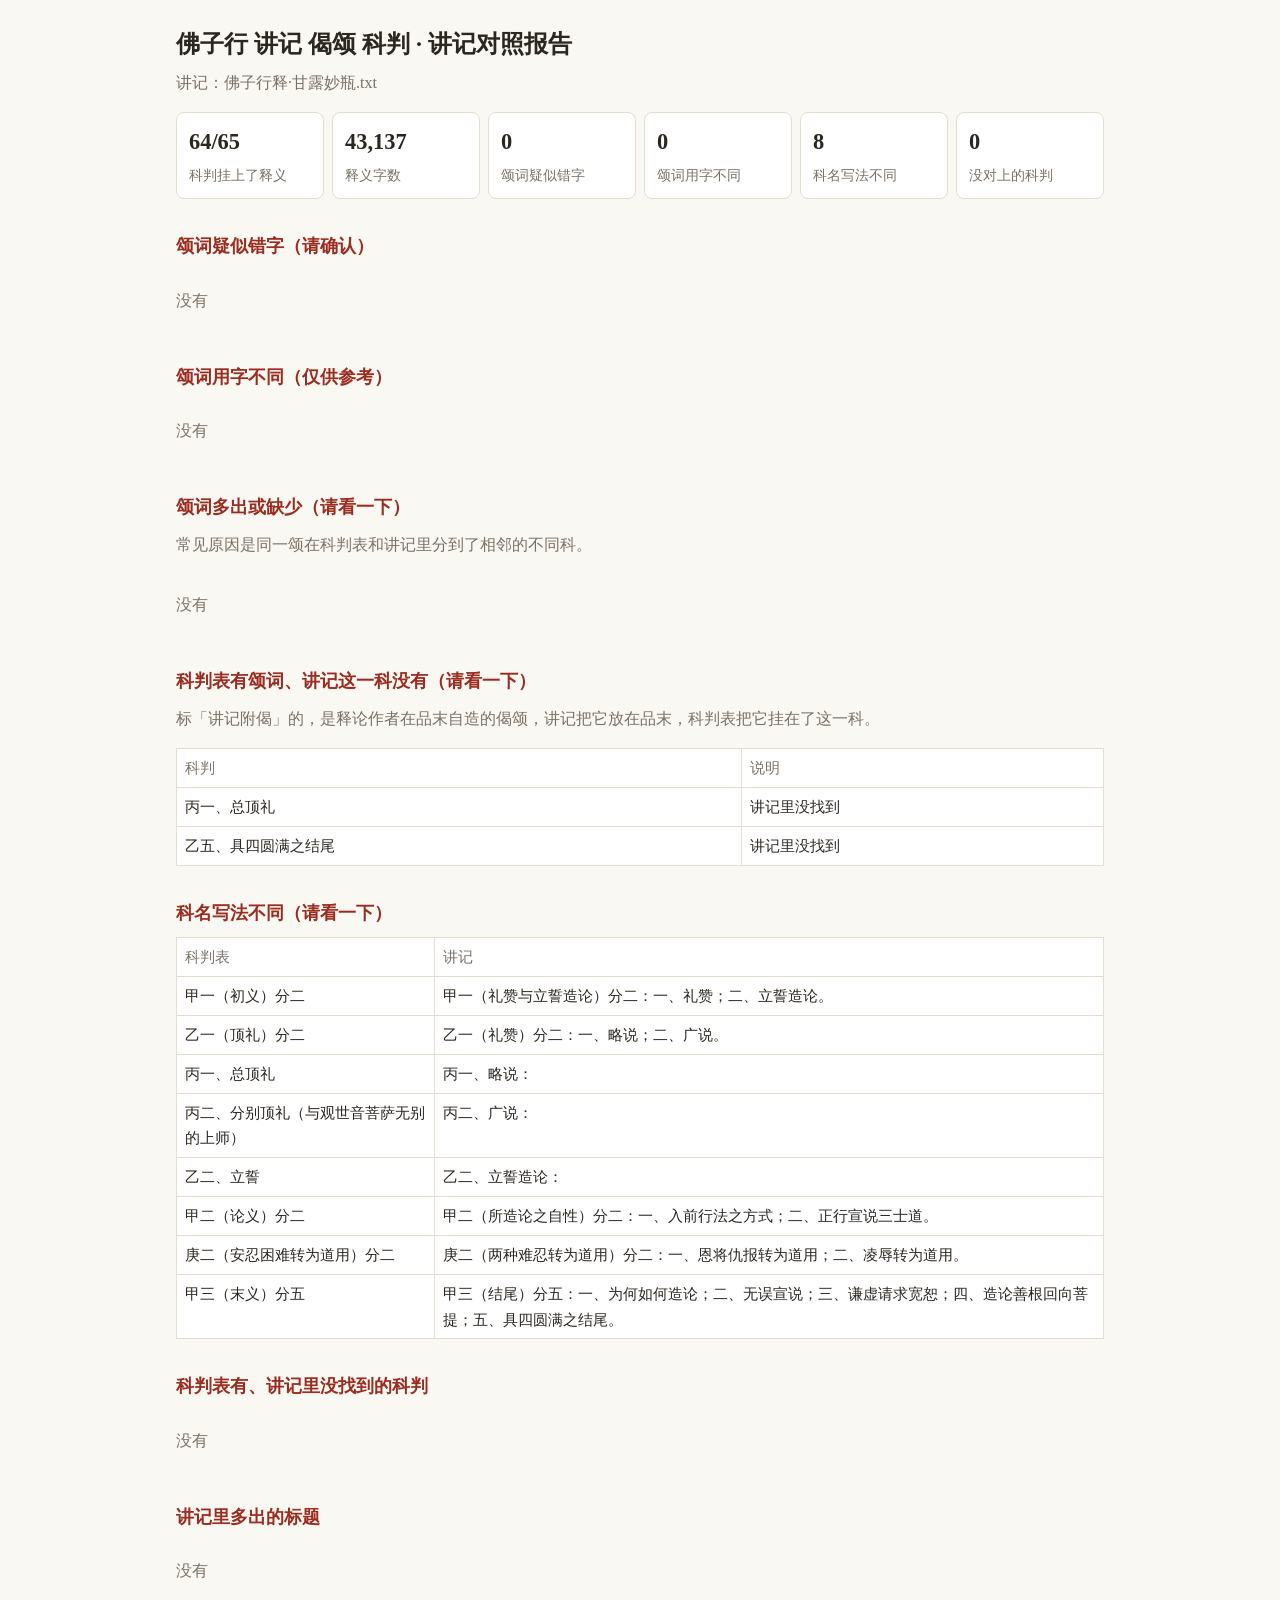
<file: data/reports/fzx-讲记对照.html>
<!doctype html><html lang=zh-CN><head><meta charset=utf-8><meta name=viewport content='width=device-width,initial-scale=1'><title>佛子行 讲记 偈颂 科判 讲记对照</title><style>
:root{--bg:#faf8f3;--fg:#2b2620;--mut:#7a7166;--line:#e4ddd0;--card:#fff;--mark:#f6d58a;--acc:#9b2d20}
@media (prefers-color-scheme:dark){:root{--bg:#1c1a17;--fg:#ece6dc;--mut:#a39a8d;--line:#3a352e;--card:#24211d;--mark:#7a5a17;--acc:#e08a6f}}
*{box-sizing:border-box}body{margin:0;background:var(--bg);color:var(--fg);font:16px/1.7 "Noto Serif SC","Songti SC",serif}
main{max-width:960px;margin:0 auto;padding:24px 16px 64px}h1{font-size:1.5rem;margin:0 0 4px}h2{font-size:1.15rem;margin:32px 0 8px;color:var(--acc)}
.sub{color:var(--mut);margin:0 0 16px}.nums{display:grid;grid-template-columns:repeat(auto-fit,minmax(140px,1fr));gap:8px}
.nums div{background:var(--card);border:1px solid var(--line);border-radius:8px;padding:10px 12px}.nums b{display:block;font-size:1.4rem}
.nums span{color:var(--mut);font-size:.85rem}table{width:100%;border-collapse:collapse;background:var(--card);font-size:.95rem}
td,th{border:1px solid var(--line);padding:6px 8px;text-align:left;vertical-align:top}th{color:var(--mut);font-weight:normal}
mark{background:var(--mark);color:inherit;padding:0 1px}.none{color:var(--mut)}.tw{overflow-x:auto}
</style></head><body><main><h1>佛子行 讲记 偈颂 科判 · 讲记对照报告</h1><p class=sub>讲记：佛子行释·甘露妙瓶.txt</p><div class=nums><div><b>64/65</b><span>科判挂上了释义</span></div><div><b>43,137</b><span>释义字数</span></div><div><b>0</b><span>颂词疑似错字</span></div><div><b>0</b><span>颂词用字不同</span></div><div><b>8</b><span>科名写法不同</span></div><div><b>0</b><span>没对上的科判</span></div></div><h2>颂词疑似错字（请确认）</h2><div class=tw><p class=none>没有</p></div><h2>颂词用字不同（仅供参考）</h2><div class=tw><p class=none>没有</p></div><h2>颂词多出或缺少（请看一下）</h2><p class=sub>常见原因是同一颂在科判表和讲记里分到了相邻的不同科。</p><div class=tw><p class=none>没有</p></div><h2>科判表有颂词、讲记这一科没有（请看一下）</h2><p class=sub>标「讲记附偈」的，是释论作者在品末自造的偈颂，讲记把它放在品末，科判表把它挂在了这一科。</p><div class=tw><table><tr><th>科判</th><th>说明</th></tr><tr><td>丙一、总顶礼</td><td>讲记里没找到</td></tr><tr><td>乙五、具四圆满之结尾</td><td>讲记里没找到</td></tr></table></div><h2>科名写法不同（请看一下）</h2><div class=tw><table><tr><th>科判表</th><th>讲记</th></tr><tr><td>甲一（初义）分二</td><td>甲一（礼赞与立誓造论）分二：一、礼赞；二、立誓造论。</td></tr><tr><td>乙一（顶礼）分二</td><td>乙一（礼赞）分二：一、略说；二、广说。</td></tr><tr><td>丙一、总顶礼</td><td>丙一、略说：</td></tr><tr><td>丙二、分别顶礼（与观世音菩萨无别的上师）</td><td>丙二、广说：</td></tr><tr><td>乙二、立誓</td><td>乙二、立誓造论：</td></tr><tr><td>甲二（论义）分二</td><td>甲二（所造论之自性）分二：一、入前行法之方式；二、正行宣说三士道。</td></tr><tr><td>庚二（安忍困难转为道用）分二</td><td>庚二（两种难忍转为道用）分二：一、恩将仇报转为道用；二、凌辱转为道用。</td></tr><tr><td>甲三（末义）分五</td><td>甲三（结尾）分五：一、为何如何造论；二、无误宣说；三、谦虚请求宽恕；四、造论善根回向菩提；五、具四圆满之结尾。</td></tr></table></div><h2>科判表有、讲记里没找到的科判</h2><div class=tw><p class=none>没有</p></div><h2>讲记里多出的标题</h2><div class=tw><p class=none>没有</p></div></main></body></html>
</file>
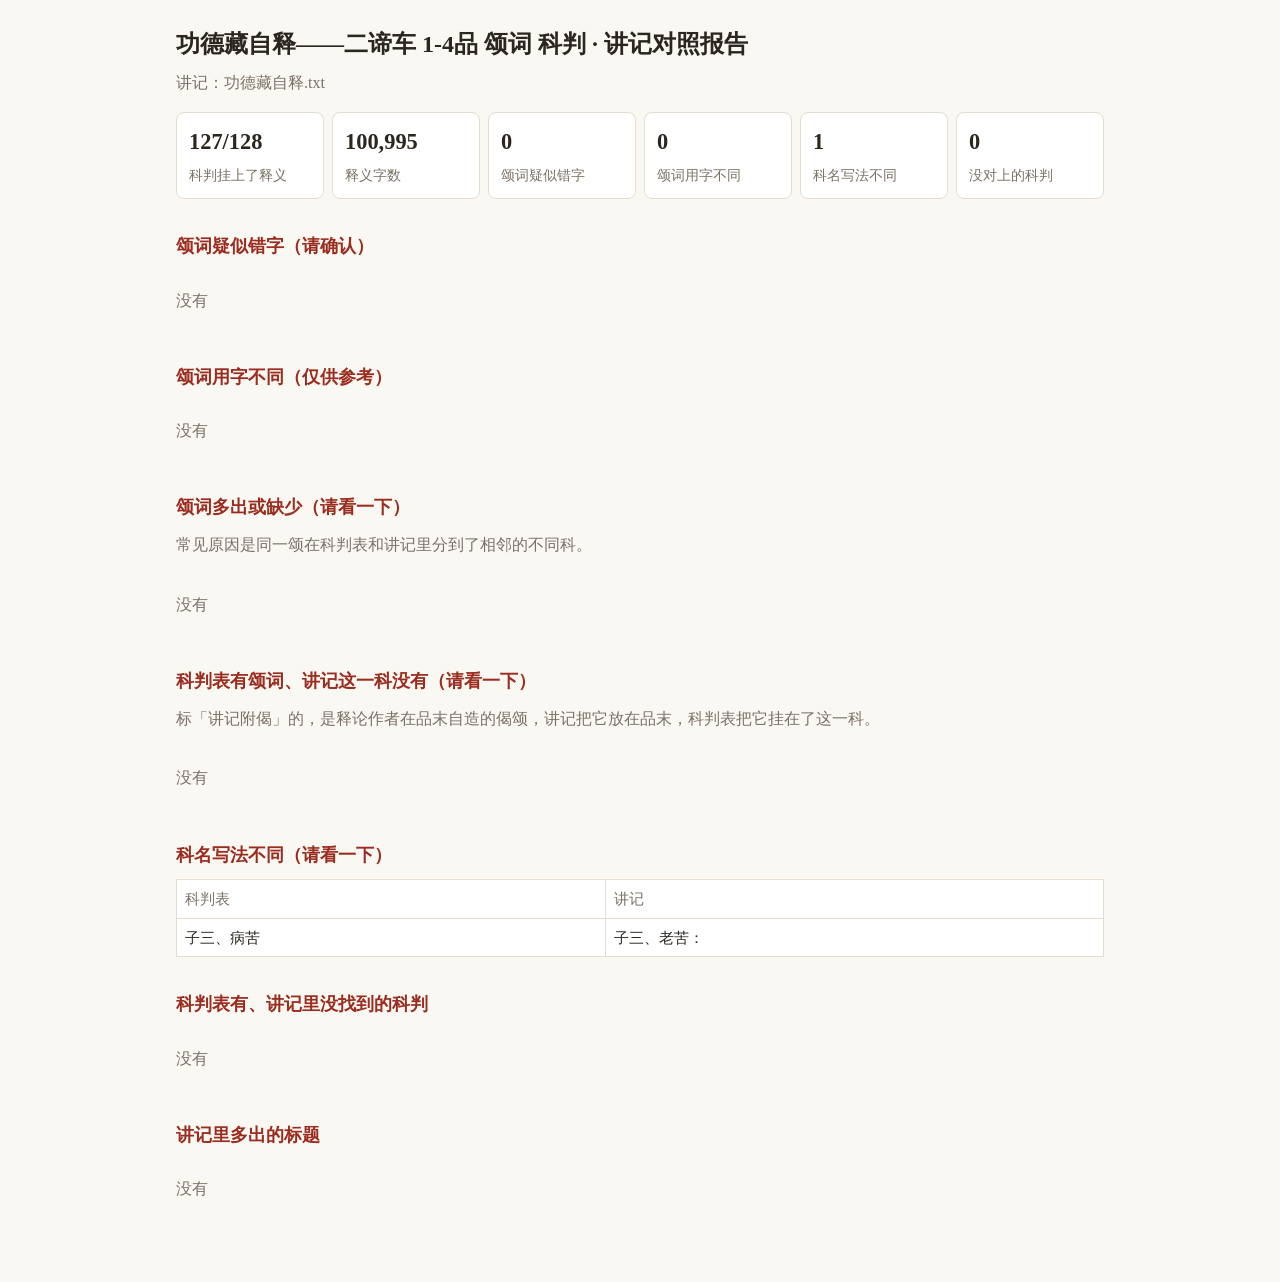
<file: data/reports/gdz-讲记对照.html>
<!doctype html><html lang=zh-CN><head><meta charset=utf-8><meta name=viewport content='width=device-width,initial-scale=1'><title>功德藏自释——二谛车 1-4品 颂词 科判 讲记对照</title><style>
:root{--bg:#faf8f3;--fg:#2b2620;--mut:#7a7166;--line:#e4ddd0;--card:#fff;--mark:#f6d58a;--acc:#9b2d20}
@media (prefers-color-scheme:dark){:root{--bg:#1c1a17;--fg:#ece6dc;--mut:#a39a8d;--line:#3a352e;--card:#24211d;--mark:#7a5a17;--acc:#e08a6f}}
*{box-sizing:border-box}body{margin:0;background:var(--bg);color:var(--fg);font:16px/1.7 "Noto Serif SC","Songti SC",serif}
main{max-width:960px;margin:0 auto;padding:24px 16px 64px}h1{font-size:1.5rem;margin:0 0 4px}h2{font-size:1.15rem;margin:32px 0 8px;color:var(--acc)}
.sub{color:var(--mut);margin:0 0 16px}.nums{display:grid;grid-template-columns:repeat(auto-fit,minmax(140px,1fr));gap:8px}
.nums div{background:var(--card);border:1px solid var(--line);border-radius:8px;padding:10px 12px}.nums b{display:block;font-size:1.4rem}
.nums span{color:var(--mut);font-size:.85rem}table{width:100%;border-collapse:collapse;background:var(--card);font-size:.95rem}
td,th{border:1px solid var(--line);padding:6px 8px;text-align:left;vertical-align:top}th{color:var(--mut);font-weight:normal}
mark{background:var(--mark);color:inherit;padding:0 1px}.none{color:var(--mut)}.tw{overflow-x:auto}
</style></head><body><main><h1>功德藏自释——二谛车 1-4品 颂词 科判 · 讲记对照报告</h1><p class=sub>讲记：功德藏自释.txt</p><div class=nums><div><b>127/128</b><span>科判挂上了释义</span></div><div><b>100,995</b><span>释义字数</span></div><div><b>0</b><span>颂词疑似错字</span></div><div><b>0</b><span>颂词用字不同</span></div><div><b>1</b><span>科名写法不同</span></div><div><b>0</b><span>没对上的科判</span></div></div><h2>颂词疑似错字（请确认）</h2><div class=tw><p class=none>没有</p></div><h2>颂词用字不同（仅供参考）</h2><div class=tw><p class=none>没有</p></div><h2>颂词多出或缺少（请看一下）</h2><p class=sub>常见原因是同一颂在科判表和讲记里分到了相邻的不同科。</p><div class=tw><p class=none>没有</p></div><h2>科判表有颂词、讲记这一科没有（请看一下）</h2><p class=sub>标「讲记附偈」的，是释论作者在品末自造的偈颂，讲记把它放在品末，科判表把它挂在了这一科。</p><div class=tw><p class=none>没有</p></div><h2>科名写法不同（请看一下）</h2><div class=tw><table><tr><th>科判表</th><th>讲记</th></tr><tr><td>子三、病苦</td><td>子三、老苦：</td></tr></table></div><h2>科判表有、讲记里没找到的科判</h2><div class=tw><p class=none>没有</p></div><h2>讲记里多出的标题</h2><div class=tw><p class=none>没有</p></div></main></body></html>
</file>
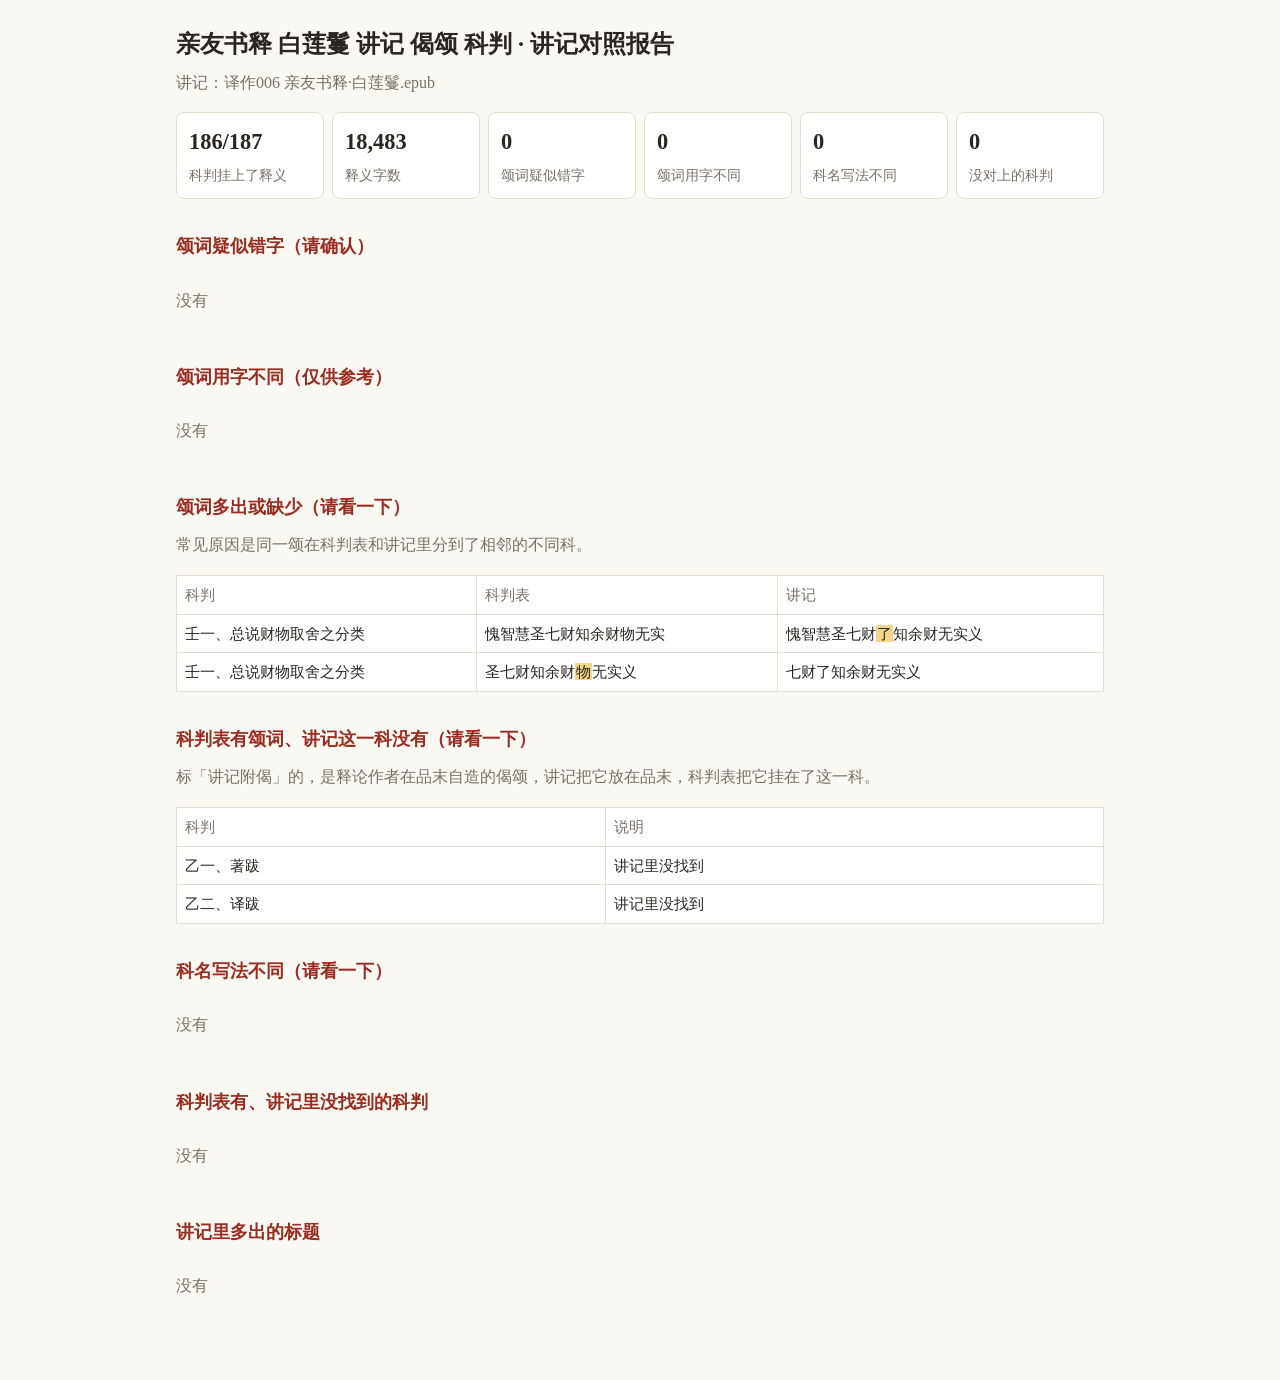
<file: data/reports/qys-讲记对照.html>
<!doctype html><html lang=zh-CN><head><meta charset=utf-8><meta name=viewport content='width=device-width,initial-scale=1'><title>亲友书释 白莲鬘 讲记 偈颂 科判 讲记对照</title><style>
:root{--bg:#faf8f3;--fg:#2b2620;--mut:#7a7166;--line:#e4ddd0;--card:#fff;--mark:#f6d58a;--acc:#9b2d20}
@media (prefers-color-scheme:dark){:root{--bg:#1c1a17;--fg:#ece6dc;--mut:#a39a8d;--line:#3a352e;--card:#24211d;--mark:#7a5a17;--acc:#e08a6f}}
*{box-sizing:border-box}body{margin:0;background:var(--bg);color:var(--fg);font:16px/1.7 "Noto Serif SC","Songti SC",serif}
main{max-width:960px;margin:0 auto;padding:24px 16px 64px}h1{font-size:1.5rem;margin:0 0 4px}h2{font-size:1.15rem;margin:32px 0 8px;color:var(--acc)}
.sub{color:var(--mut);margin:0 0 16px}.nums{display:grid;grid-template-columns:repeat(auto-fit,minmax(140px,1fr));gap:8px}
.nums div{background:var(--card);border:1px solid var(--line);border-radius:8px;padding:10px 12px}.nums b{display:block;font-size:1.4rem}
.nums span{color:var(--mut);font-size:.85rem}table{width:100%;border-collapse:collapse;background:var(--card);font-size:.95rem}
td,th{border:1px solid var(--line);padding:6px 8px;text-align:left;vertical-align:top}th{color:var(--mut);font-weight:normal}
mark{background:var(--mark);color:inherit;padding:0 1px}.none{color:var(--mut)}.tw{overflow-x:auto}
</style></head><body><main><h1>亲友书释 白莲鬘 讲记 偈颂 科判 · 讲记对照报告</h1><p class=sub>讲记：译作006 亲友书释·白莲鬘.epub</p><div class=nums><div><b>186/187</b><span>科判挂上了释义</span></div><div><b>18,483</b><span>释义字数</span></div><div><b>0</b><span>颂词疑似错字</span></div><div><b>0</b><span>颂词用字不同</span></div><div><b>0</b><span>科名写法不同</span></div><div><b>0</b><span>没对上的科判</span></div></div><h2>颂词疑似错字（请确认）</h2><div class=tw><p class=none>没有</p></div><h2>颂词用字不同（仅供参考）</h2><div class=tw><p class=none>没有</p></div><h2>颂词多出或缺少（请看一下）</h2><p class=sub>常见原因是同一颂在科判表和讲记里分到了相邻的不同科。</p><div class=tw><table><tr><th>科判</th><th>科判表</th><th>讲记</th></tr><tr><td>壬一、总说财物取舍之分类</td><td>愧智慧圣七财知余财物无实</td><td>愧智慧圣七财<mark>了</mark>知余财无实义</td></tr><tr><td>壬一、总说财物取舍之分类</td><td>圣七财知余财<mark>物</mark>无实义</td><td>七财了知余财无实义</td></tr></table></div><h2>科判表有颂词、讲记这一科没有（请看一下）</h2><p class=sub>标「讲记附偈」的，是释论作者在品末自造的偈颂，讲记把它放在品末，科判表把它挂在了这一科。</p><div class=tw><table><tr><th>科判</th><th>说明</th></tr><tr><td>乙一、著跋</td><td>讲记里没找到</td></tr><tr><td>乙二、译跋</td><td>讲记里没找到</td></tr></table></div><h2>科名写法不同（请看一下）</h2><div class=tw><p class=none>没有</p></div><h2>科判表有、讲记里没找到的科判</h2><div class=tw><p class=none>没有</p></div><h2>讲记里多出的标题</h2><div class=tw><p class=none>没有</p></div></main></body></html>
</file>
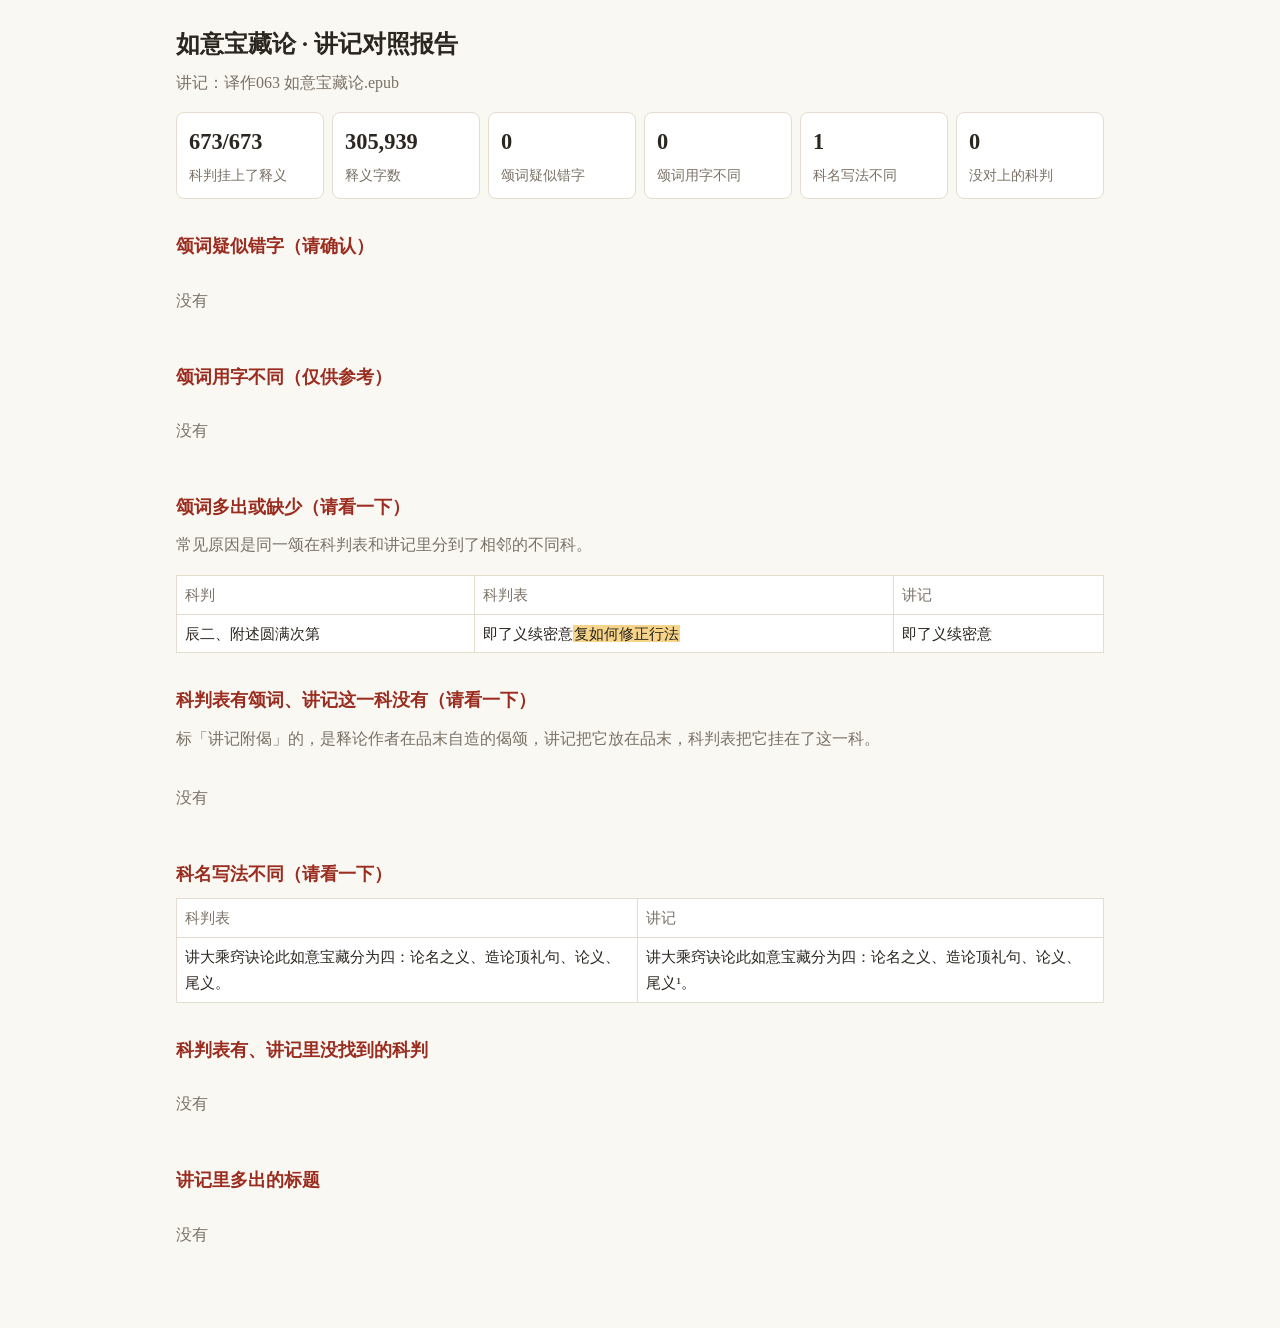
<file: data/reports/rxbz-讲记对照.html>
<!doctype html><html lang=zh-CN><head><meta charset=utf-8><meta name=viewport content='width=device-width,initial-scale=1'><title>如意宝藏论 讲记对照</title><style>
:root{--bg:#faf8f3;--fg:#2b2620;--mut:#7a7166;--line:#e4ddd0;--card:#fff;--mark:#f6d58a;--acc:#9b2d20}
@media (prefers-color-scheme:dark){:root{--bg:#1c1a17;--fg:#ece6dc;--mut:#a39a8d;--line:#3a352e;--card:#24211d;--mark:#7a5a17;--acc:#e08a6f}}
*{box-sizing:border-box}body{margin:0;background:var(--bg);color:var(--fg);font:16px/1.7 "Noto Serif SC","Songti SC",serif}
main{max-width:960px;margin:0 auto;padding:24px 16px 64px}h1{font-size:1.5rem;margin:0 0 4px}h2{font-size:1.15rem;margin:32px 0 8px;color:var(--acc)}
.sub{color:var(--mut);margin:0 0 16px}.nums{display:grid;grid-template-columns:repeat(auto-fit,minmax(140px,1fr));gap:8px}
.nums div{background:var(--card);border:1px solid var(--line);border-radius:8px;padding:10px 12px}.nums b{display:block;font-size:1.4rem}
.nums span{color:var(--mut);font-size:.85rem}table{width:100%;border-collapse:collapse;background:var(--card);font-size:.95rem}
td,th{border:1px solid var(--line);padding:6px 8px;text-align:left;vertical-align:top}th{color:var(--mut);font-weight:normal}
mark{background:var(--mark);color:inherit;padding:0 1px}.none{color:var(--mut)}.tw{overflow-x:auto}
</style></head><body><main><h1>如意宝藏论 · 讲记对照报告</h1><p class=sub>讲记：译作063 如意宝藏论.epub</p><div class=nums><div><b>673/673</b><span>科判挂上了释义</span></div><div><b>305,939</b><span>释义字数</span></div><div><b>0</b><span>颂词疑似错字</span></div><div><b>0</b><span>颂词用字不同</span></div><div><b>1</b><span>科名写法不同</span></div><div><b>0</b><span>没对上的科判</span></div></div><h2>颂词疑似错字（请确认）</h2><div class=tw><p class=none>没有</p></div><h2>颂词用字不同（仅供参考）</h2><div class=tw><p class=none>没有</p></div><h2>颂词多出或缺少（请看一下）</h2><p class=sub>常见原因是同一颂在科判表和讲记里分到了相邻的不同科。</p><div class=tw><table><tr><th>科判</th><th>科判表</th><th>讲记</th></tr><tr><td>辰二、附述圆满次第</td><td>即了义续密意<mark>复如何修正行法</mark></td><td>即了义续密意</td></tr></table></div><h2>科判表有颂词、讲记这一科没有（请看一下）</h2><p class=sub>标「讲记附偈」的，是释论作者在品末自造的偈颂，讲记把它放在品末，科判表把它挂在了这一科。</p><div class=tw><p class=none>没有</p></div><h2>科名写法不同（请看一下）</h2><div class=tw><table><tr><th>科判表</th><th>讲记</th></tr><tr><td>讲大乘窍诀论此如意宝藏分为四：论名之义、造论顶礼句、论义、尾义。</td><td>讲大乘窍诀论此如意宝藏分为四：论名之义、造论顶礼句、论义、尾义¹。</td></tr></table></div><h2>科判表有、讲记里没找到的科判</h2><div class=tw><p class=none>没有</p></div><h2>讲记里多出的标题</h2><div class=tw><p class=none>没有</p></div></main></body></html>
</file>
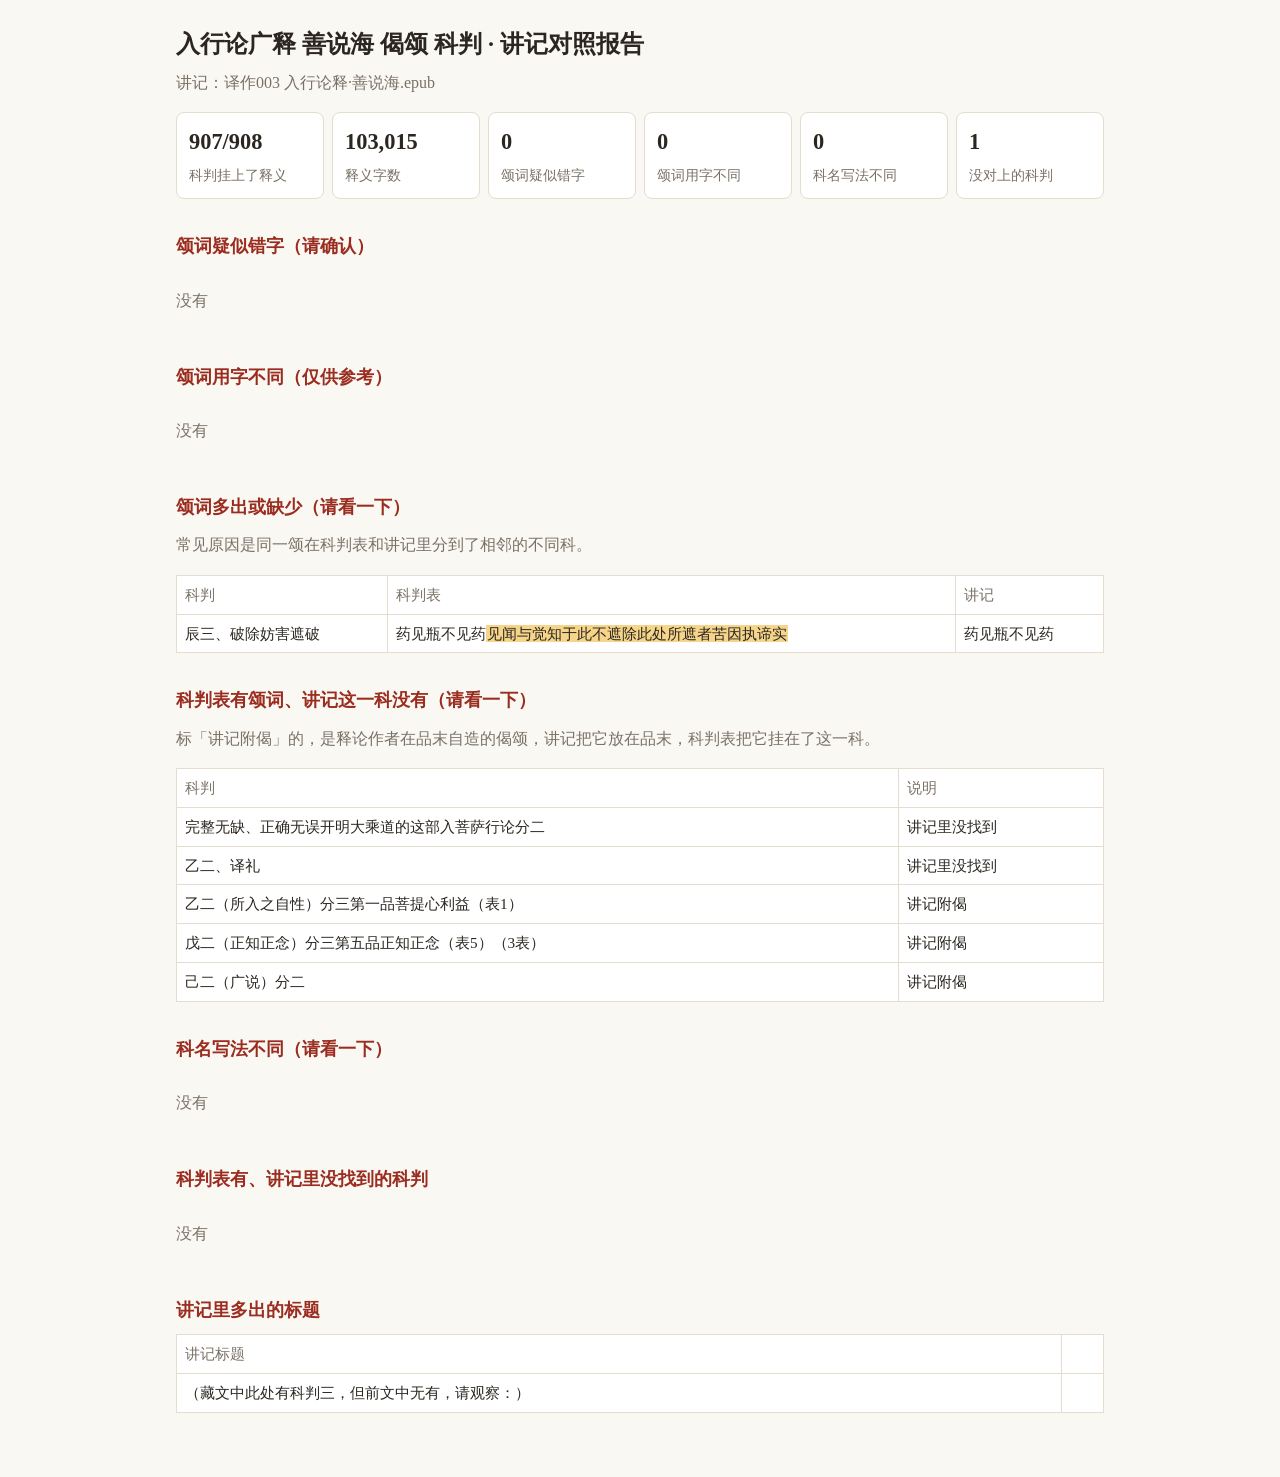
<file: data/reports/rxl-讲记对照.html>
<!doctype html><html lang=zh-CN><head><meta charset=utf-8><meta name=viewport content='width=device-width,initial-scale=1'><title>入行论广释 善说海 偈颂 科判 讲记对照</title><style>
:root{--bg:#faf8f3;--fg:#2b2620;--mut:#7a7166;--line:#e4ddd0;--card:#fff;--mark:#f6d58a;--acc:#9b2d20}
@media (prefers-color-scheme:dark){:root{--bg:#1c1a17;--fg:#ece6dc;--mut:#a39a8d;--line:#3a352e;--card:#24211d;--mark:#7a5a17;--acc:#e08a6f}}
*{box-sizing:border-box}body{margin:0;background:var(--bg);color:var(--fg);font:16px/1.7 "Noto Serif SC","Songti SC",serif}
main{max-width:960px;margin:0 auto;padding:24px 16px 64px}h1{font-size:1.5rem;margin:0 0 4px}h2{font-size:1.15rem;margin:32px 0 8px;color:var(--acc)}
.sub{color:var(--mut);margin:0 0 16px}.nums{display:grid;grid-template-columns:repeat(auto-fit,minmax(140px,1fr));gap:8px}
.nums div{background:var(--card);border:1px solid var(--line);border-radius:8px;padding:10px 12px}.nums b{display:block;font-size:1.4rem}
.nums span{color:var(--mut);font-size:.85rem}table{width:100%;border-collapse:collapse;background:var(--card);font-size:.95rem}
td,th{border:1px solid var(--line);padding:6px 8px;text-align:left;vertical-align:top}th{color:var(--mut);font-weight:normal}
mark{background:var(--mark);color:inherit;padding:0 1px}.none{color:var(--mut)}.tw{overflow-x:auto}
</style></head><body><main><h1>入行论广释 善说海 偈颂 科判 · 讲记对照报告</h1><p class=sub>讲记：译作003 入行论释·善说海.epub</p><div class=nums><div><b>907/908</b><span>科判挂上了释义</span></div><div><b>103,015</b><span>释义字数</span></div><div><b>0</b><span>颂词疑似错字</span></div><div><b>0</b><span>颂词用字不同</span></div><div><b>0</b><span>科名写法不同</span></div><div><b>1</b><span>没对上的科判</span></div></div><h2>颂词疑似错字（请确认）</h2><div class=tw><p class=none>没有</p></div><h2>颂词用字不同（仅供参考）</h2><div class=tw><p class=none>没有</p></div><h2>颂词多出或缺少（请看一下）</h2><p class=sub>常见原因是同一颂在科判表和讲记里分到了相邻的不同科。</p><div class=tw><table><tr><th>科判</th><th>科判表</th><th>讲记</th></tr><tr><td>辰三、破除妨害遮破</td><td>药见瓶不见药<mark>见闻与觉知于此不遮除此处所遮者苦因执谛实</mark></td><td>药见瓶不见药</td></tr></table></div><h2>科判表有颂词、讲记这一科没有（请看一下）</h2><p class=sub>标「讲记附偈」的，是释论作者在品末自造的偈颂，讲记把它放在品末，科判表把它挂在了这一科。</p><div class=tw><table><tr><th>科判</th><th>说明</th></tr><tr><td>完整无缺、正确无误开明大乘道的这部入菩萨行论分二</td><td>讲记里没找到</td></tr><tr><td>乙二、译礼</td><td>讲记里没找到</td></tr><tr><td>乙二（所入之自性）分三第一品菩提心利益（表1）</td><td>讲记附偈</td></tr><tr><td>戊二（正知正念）分三第五品正知正念（表5）（3表）</td><td>讲记附偈</td></tr><tr><td>己二（广说）分二</td><td>讲记附偈</td></tr></table></div><h2>科名写法不同（请看一下）</h2><div class=tw><p class=none>没有</p></div><h2>科判表有、讲记里没找到的科判</h2><div class=tw><p class=none>没有</p></div><h2>讲记里多出的标题</h2><div class=tw><table><tr><th>讲记标题</th><th></th></tr><tr><td>（藏文中此处有科判三，但前文中无有，请观察：）</td><td></td></tr></table></div></main></body></html>
</file>
